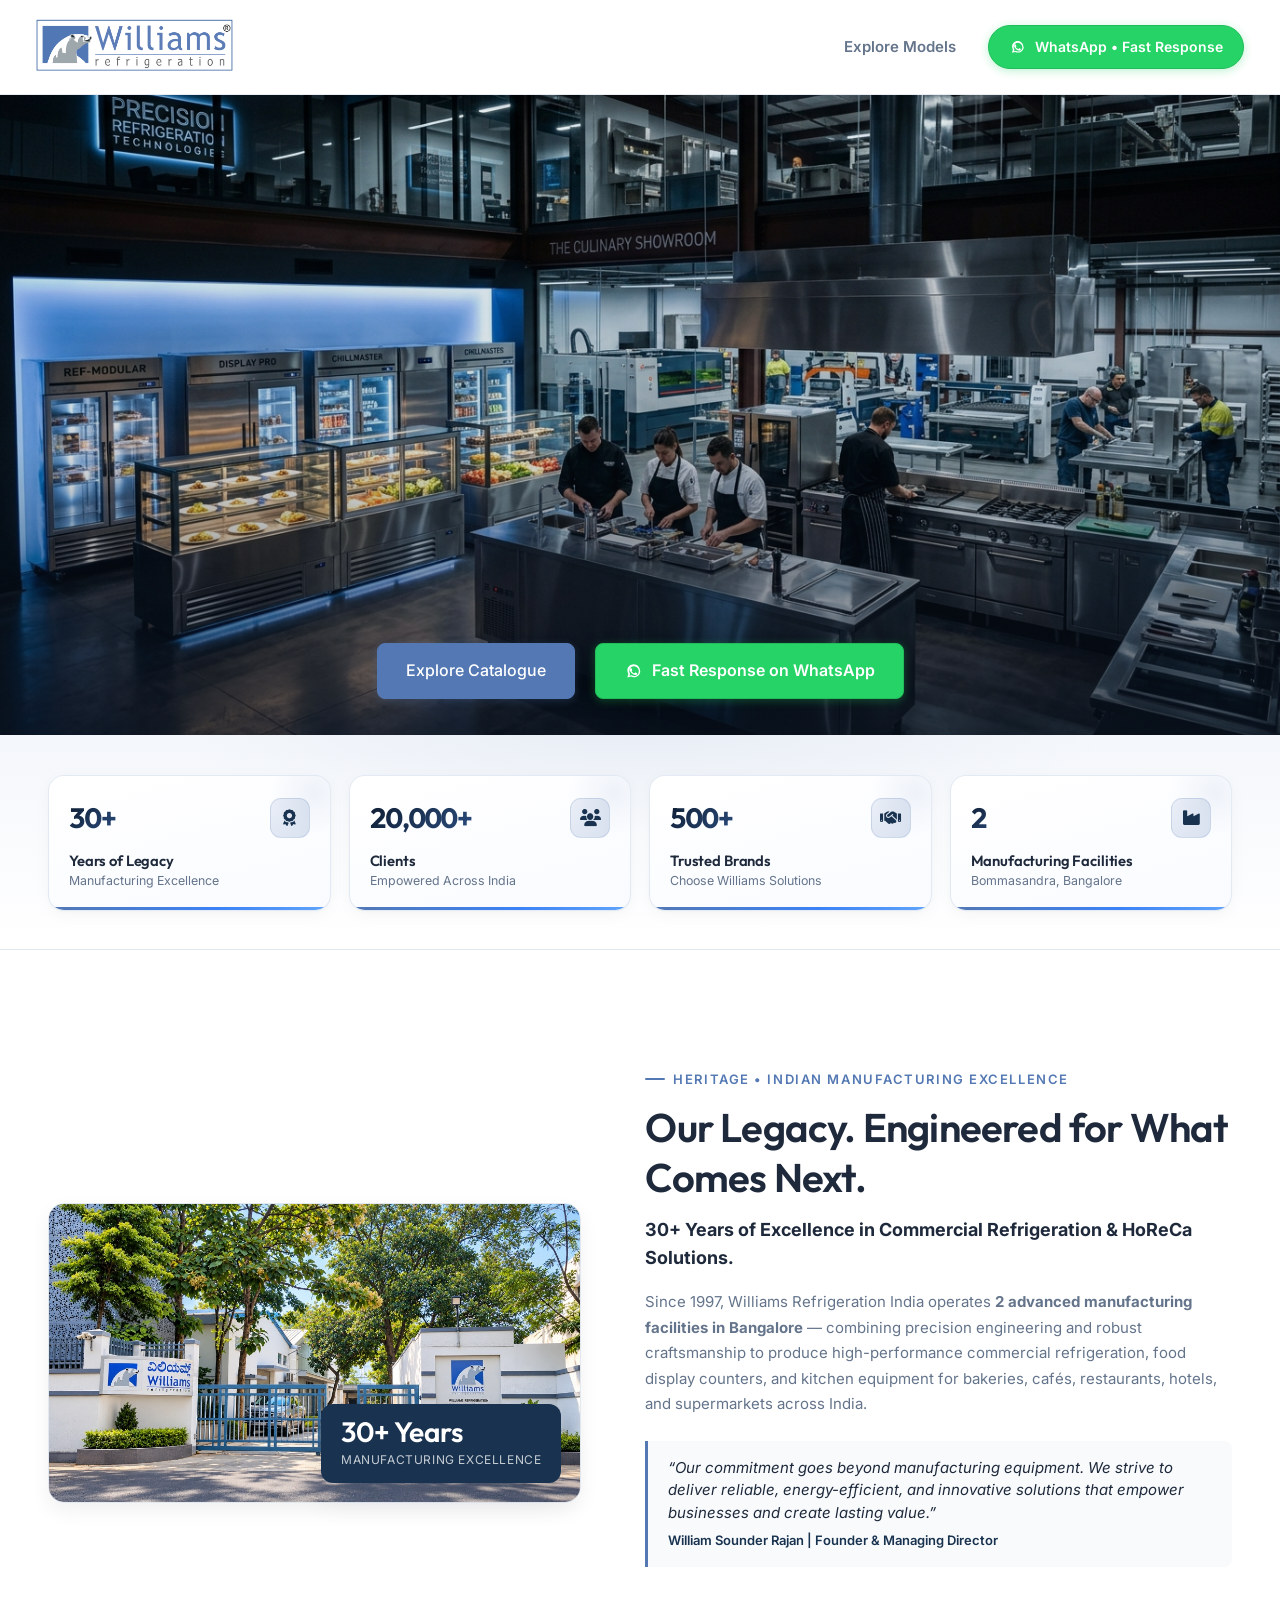
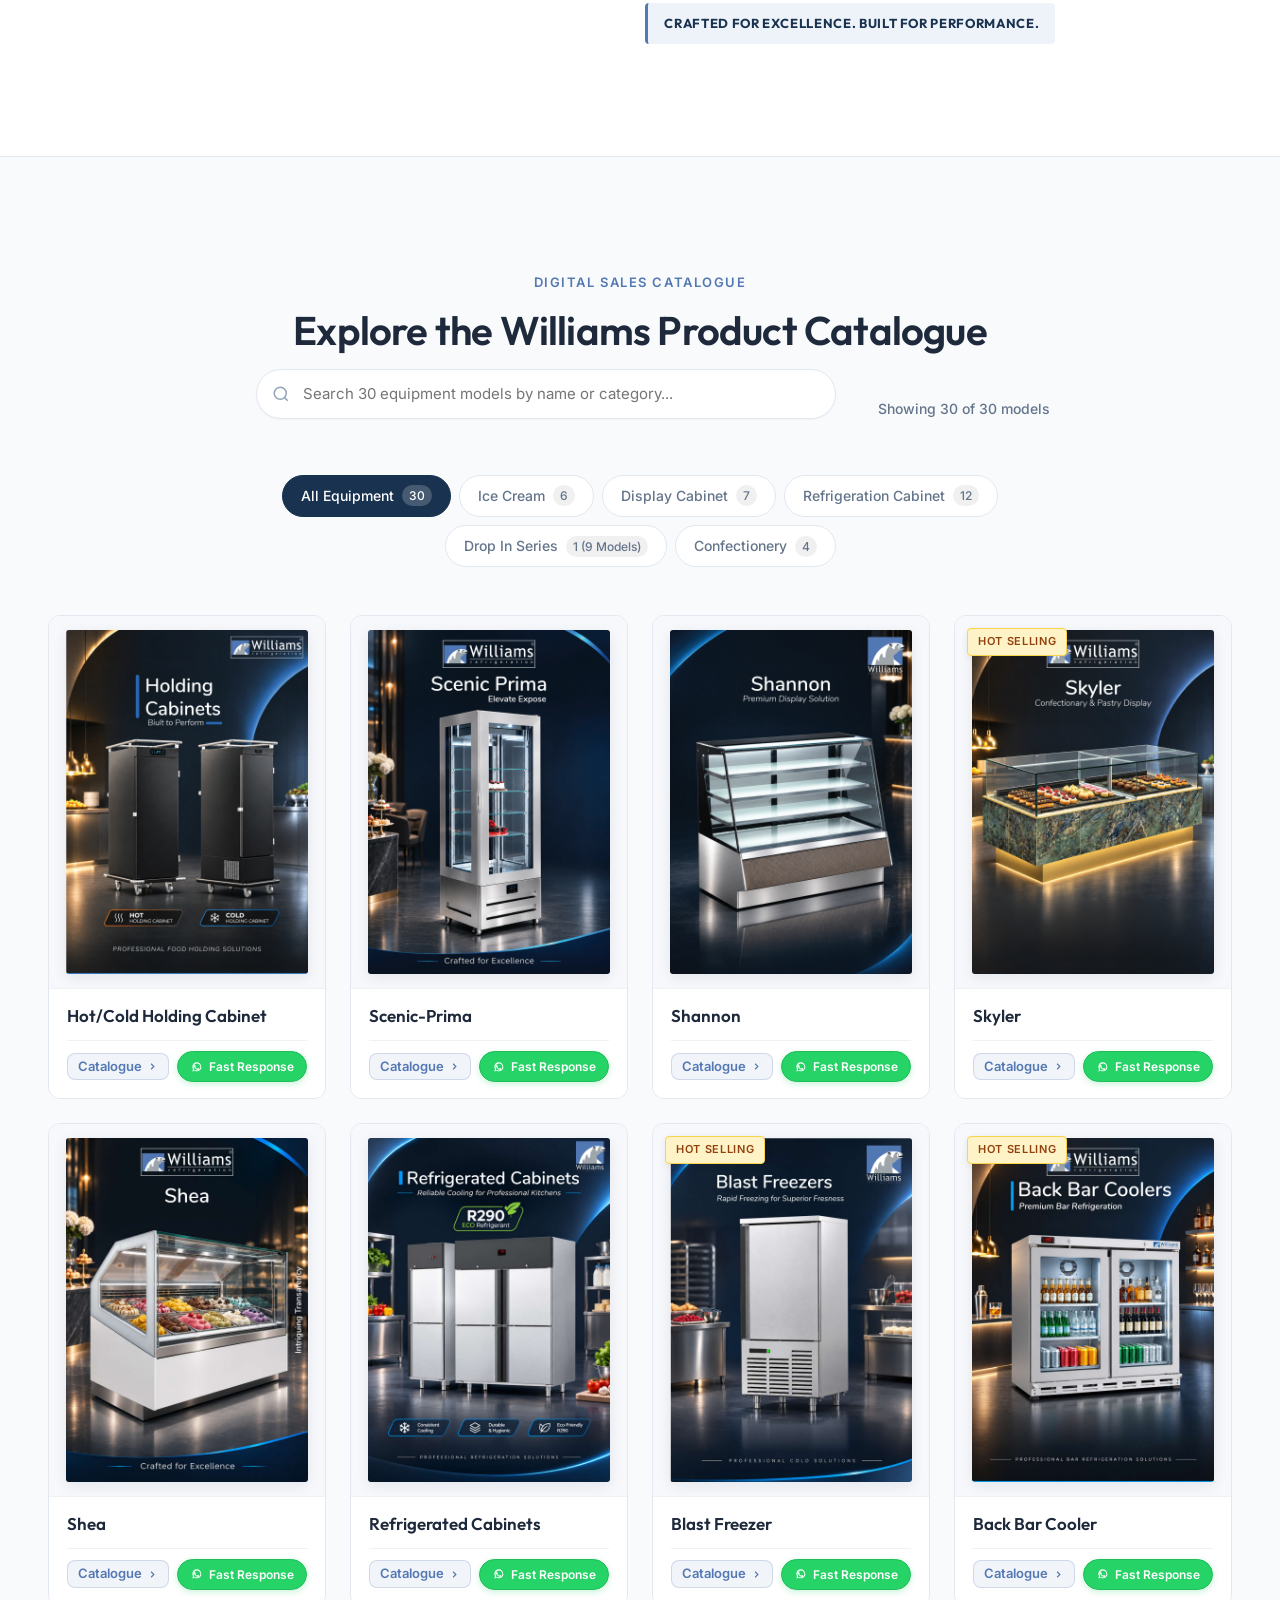
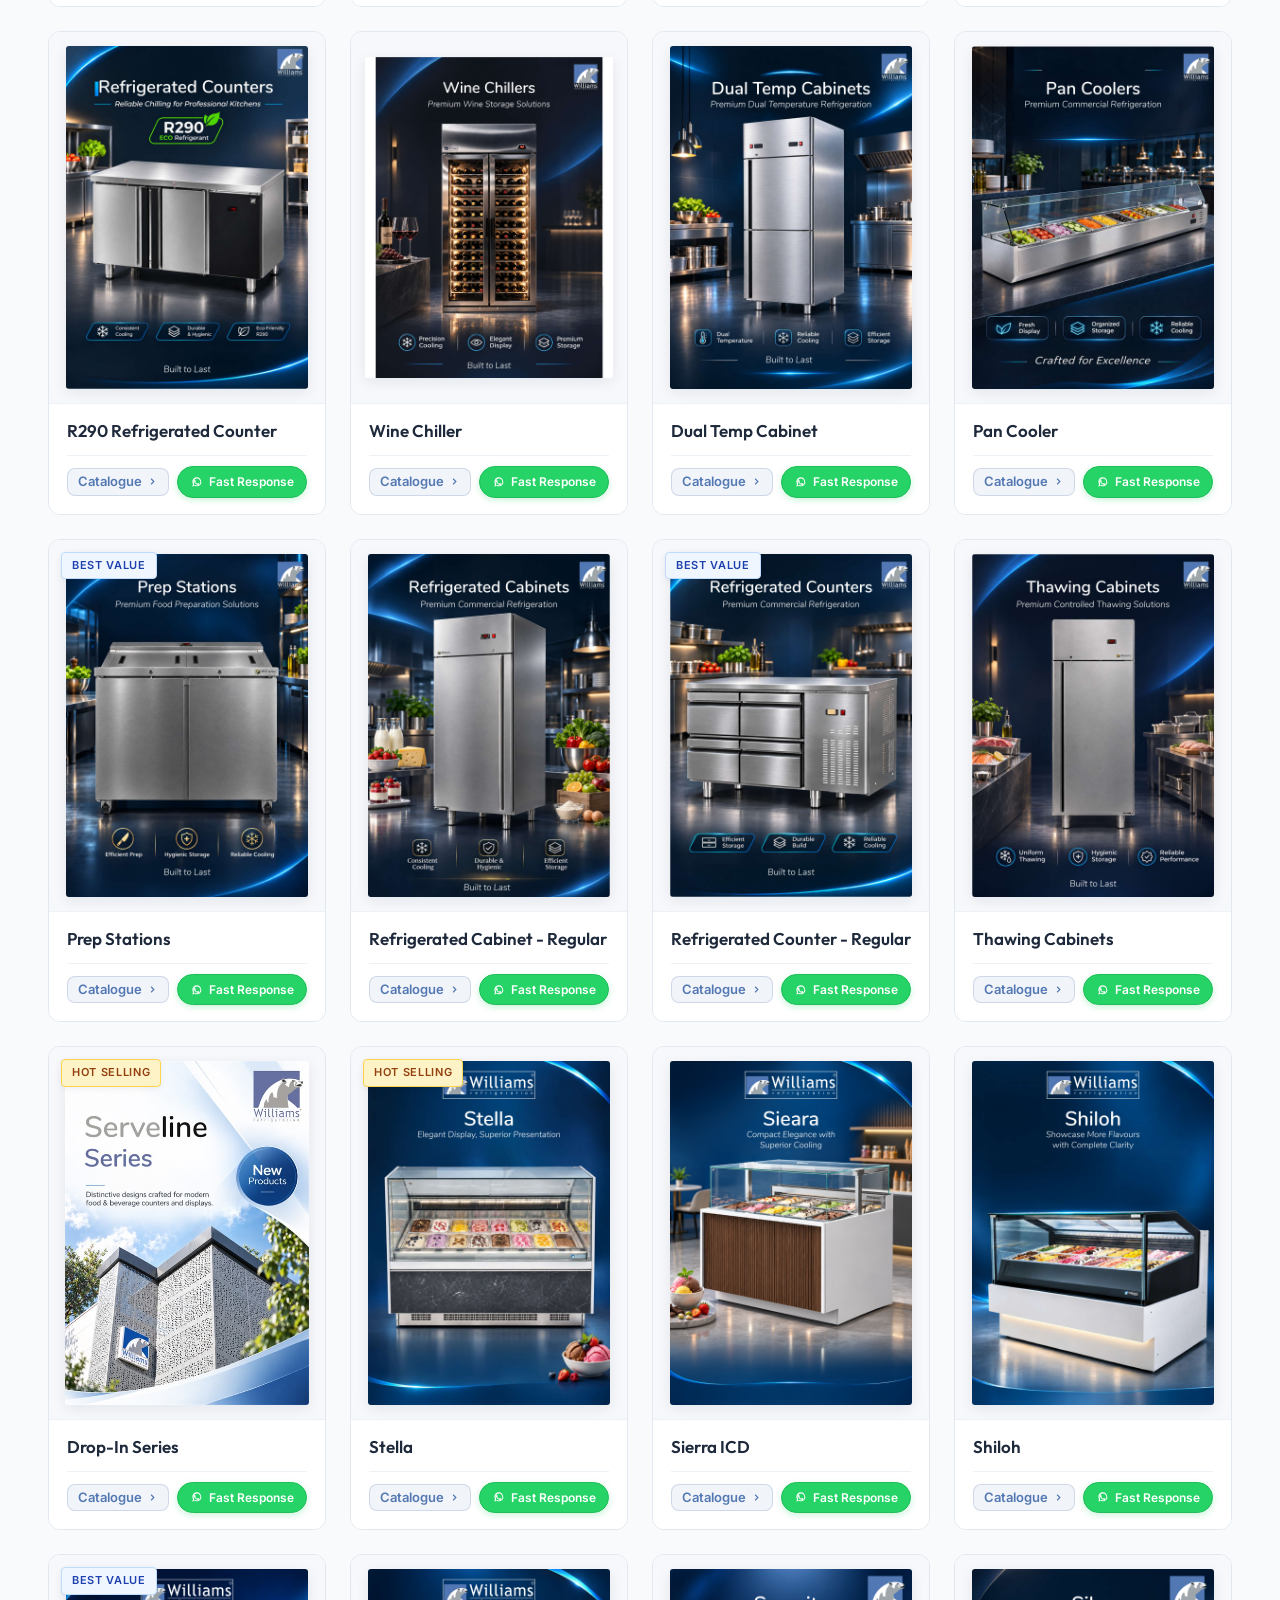
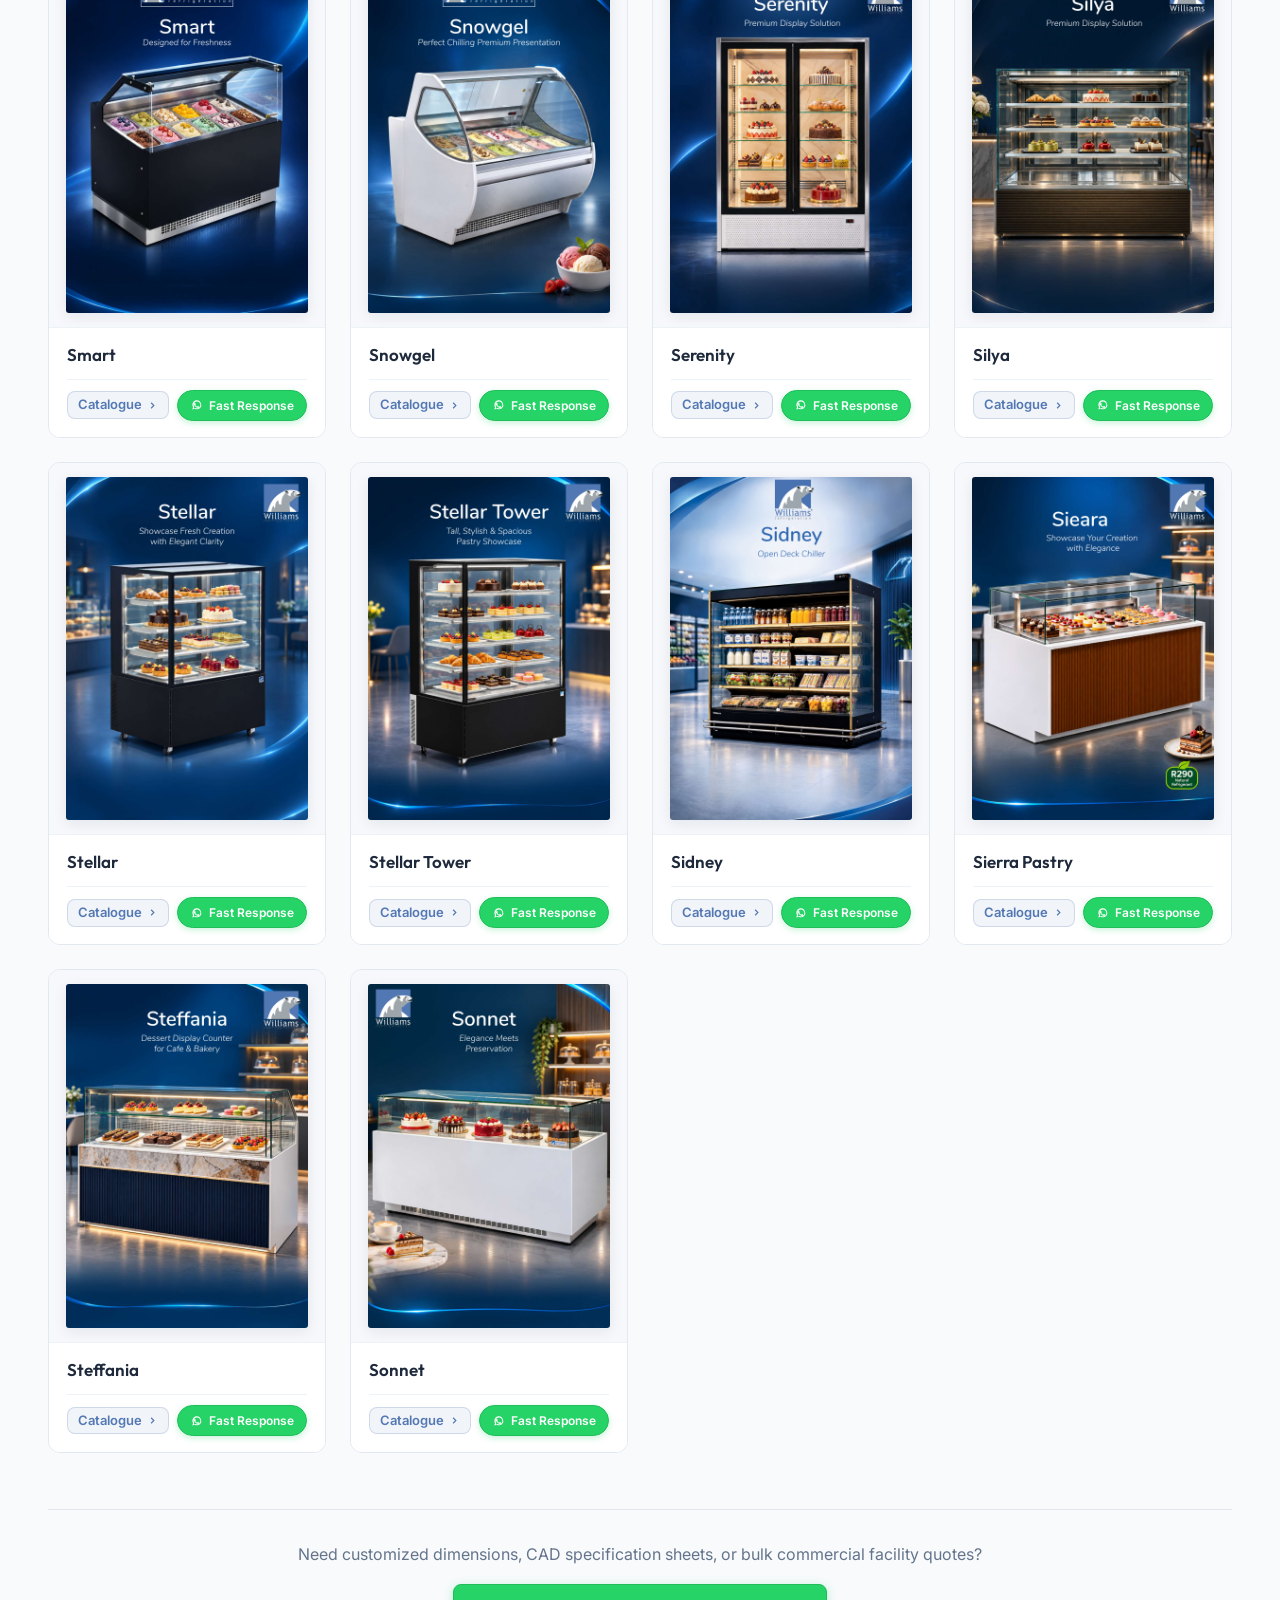
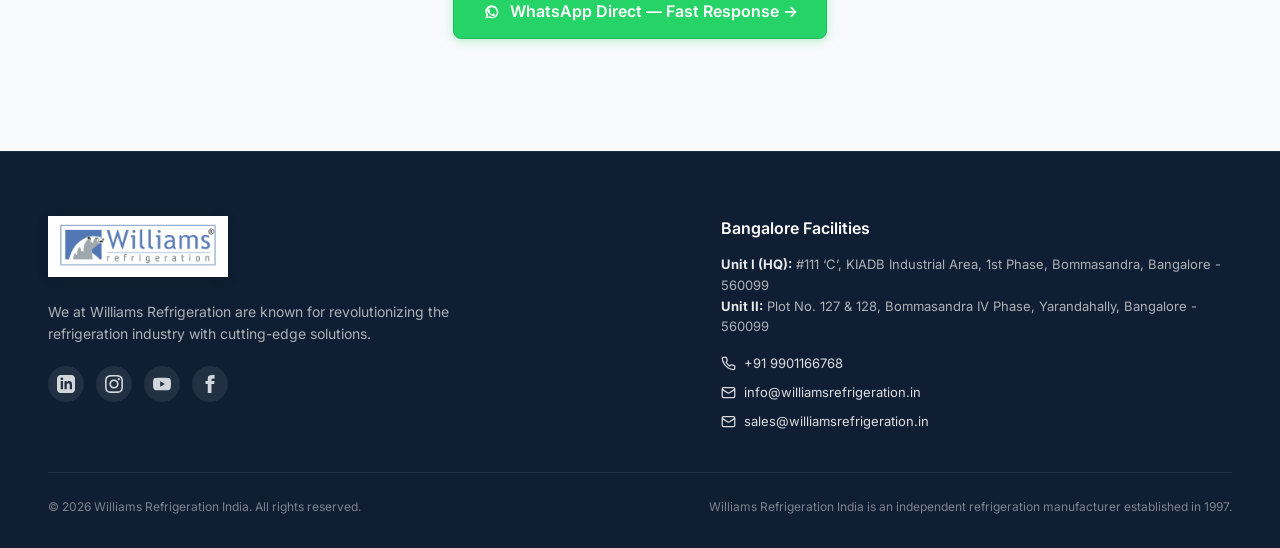
<file: index.html>
<!DOCTYPE html>
<html lang="en">

<head>
  <meta charset="UTF-8">
  <meta name="viewport" content="width=device-width, initial-scale=1.0, viewport-fit=cover">
  <meta http-equiv="X-UA-Compatible" content="IE=edge">

  <!-- Primary SEO Meta Tags -->
  <title>Williams Refrigeration India | Commercial Refrigeration Product Catalogue</title>
  <meta name="description"
    content="Explore Williams Refrigeration India digital catalogue. 27 professional models across Ice Cream, Display Cabinet, Refrigeration Cabinet, Drop In Series, and Confectionery.">
  <meta name="keywords"
    content="commercial refrigeration India, ice cream, display cabinets, refrigeration cabinet, drop in series, confectionery, Williams Refrigeration Bangalore">
  <meta name="author" content="Williams Refrigeration India">
  <meta name="robots" content="index, follow">
  <link rel="canonical" href="https://www.williamsrefrigeration.co.in/catalogue">

  <!-- Open Graph / Facebook -->
  <meta property="og:type" content="website">
  <meta property="og:url" content="https://www.williamsrefrigeration.co.in/catalogue">
  <meta property="og:title" content="Williams Refrigeration India | Commercial Refrigeration Product Catalogue">
  <meta property="og:description"
    content="Precision refrigeration cabinets, ice cream cabinets, display cabinets, drop in series, and confectionery showcases engineered for demanding foodservice operations.">
  <meta property="og:image" content="assets/images/hero-bg.jpg">

  <!-- Twitter / X -->
  <meta name="twitter:card" content="summary_large_image">
  <meta name="twitter:title" content="Williams Refrigeration India | Commercial Refrigeration Product Catalogue">
  <meta name="twitter:description"
    content="Commercial Refrigeration. Built for Performance. Explore Williams India equipment catalogue.">
  <meta name="twitter:image" content="assets/images/hero-bg.jpg">

  <!-- Preconnect & Resource Optimization -->
  <link rel="preconnect" href="https://www.youtube.com">
  <link rel="dns-prefetch" href="https://www.youtube.com">
  <link rel="preconnect" href="https://www.google.com">
  <link rel="preconnect" href="https://drive.google.com" crossorigin>
  <link rel="dns-prefetch" href="https://drive.google.com">
  <link rel="preconnect" href="https://fonts.googleapis.com">
  <link rel="preconnect" href="https://fonts.gstatic.com" crossorigin>
  <link rel="preload" as="image" href="assets/images/hero-bg.jpg" fetchpriority="high">
  <link
    href="https://fonts.googleapis.com/css2?family=Inter:wght@300;400;500;600&family=Outfit:wght@400;500;600&display=swap"
    rel="stylesheet">
  <script src="https://www.youtube.com/iframe_api" async></script>

  <!-- Favicon & Theme Color -->
  <link rel="icon" type="image/png" href="assets/logos/williams-logo.png">
  <meta name="theme-color" content="#0F1E33">

  <!-- Core Stylesheets & Icons -->
  <link rel="stylesheet" href="https://cdnjs.cloudflare.com/ajax/libs/font-awesome/6.5.2/css/all.min.css"
    integrity="sha512-SnH5WK+bZxgPHs44uWIX+LLJAJ9/2PkPKZ5QiAj6Ta86w+fsb2TkcmfRyVX3pBnMFcV7oQPJkl9QevSCWr3W6A=="
    crossorigin="anonymous" referrerpolicy="no-referrer">
  <link rel="stylesheet" href="css/tokens.css?v=7.0">
  <link rel="stylesheet" href="css/styles.css?v=7.7">



  <!-- Schema.org JSON-LD Structured Data -->
  <script type="application/ld+json">
  {
    "@context": "https://schema.org",
    "@graph": [
      {
        "@type": "Organization",
        "@id": "https://www.williamsrefrigeration.co.in/#organization",
        "name": "Williams Refrigeration India",
        "url": "https://www.williamsrefrigeration.co.in/",
        "logo": "https://www.williamsrefrigeration.co.in/assets/logos/williams-logo.png",
        "foundingDate": "1997",
        "contactPoint": [
          {
            "@type": "ContactPoint",
            "telephone": "+91-9901166768",
            "contactType": "customer support",
            "email": "info@williamsrefrigeration.in",
            "areaServed": "IN"
          },
          {
            "@type": "ContactPoint",
            "telephone": "+91-9901166768",
            "contactType": "sales",
            "email": "sales@williamsrefrigeration.in",
            "areaServed": "IN"
          }
        ],
        "address": {
          "@type": "PostalAddress",
          "streetAddress": "#111 'C', KIADB Industrial Area, 1st Phase, Bommasandra, Hosur Main Road",
          "addressLocality": "Bangalore",
          "postalCode": "560099",
          "addressCountry": "IN"
        }
      },
      {
        "@type": "WebSite",
        "@id": "https://www.williamsrefrigeration.co.in/#website",
        "url": "https://www.williamsrefrigeration.co.in/",
        "name": "Williams Refrigeration India"
      }
    ]
  }
  </script>
</head>

<body>
  <!-- Accessible Skip Link -->
  <a href="#catalogue-section" class="skip-link">Skip to Product Catalogue</a>

  <!-- =====================================================================
       Top Navigation Bar (Solid White Background with Williams Logo PNG)
       ===================================================================== -->
  <header class="top-nav-bar" id="siteHeader">
    <div class="nav-container">
      <a href="#" class="nav-brand-link" aria-label="Williams Refrigeration India">
        <img src="assets/logos/williams-logo.png" alt="Williams Refrigeration Logo" class="nav-brand-logo" width="260"
          height="62">
      </a>
      <div class="nav-quick-actions">
        <a href="#catalogue-section" class="nav-action-link">Explore Models</a>
        <a href="#reviews-section" class="nav-action-link" style="display:none;">Customer Videos</a>
        <a href="https://wa.me/919901166768?text=Hello%20Williams%20Refrigeration,%20I%20would%20like%20to%20request%20catalogue%20pricing%20and%20product%20details."
          target="_blank" rel="noopener noreferrer" class="btn btn-whatsapp nav-whatsapp-btn" id="navWhatsappBtn"
          aria-label="Direct WhatsApp Message for Fast Response">
          <svg width="18" height="18" viewBox="0 0 24 24" fill="currentColor" aria-hidden="true">
            <path
              d="M12.031 6.172c-3.181 0-5.767 2.586-5.768 5.766-.001 1.298.38 2.27 1.019 3.287l-.711 2.598 2.664-.698c.983.54 1.811.83 2.796.83 3.18 0 5.767-2.587 5.767-5.766.001-3.187-2.575-5.817-5.767-6.017zm7.533 5.766c0 4.14-3.374 7.514-7.533 7.514-1.309 0-2.548-.344-3.626-.951l-4.405 1.155 1.176-4.291c-.705-1.139-1.107-2.483-1.107-3.927 0-4.14 3.374-7.514 7.533-7.514 4.16 0 7.533 3.374 7.533 7.514zm-4.209 2.553c-.22-.11-1.301-.642-1.503-.715-.202-.073-.349-.11-.496.11-.147.221-.57 0.716-.698.863-.129.147-.257.165-.477.055-.22-.11-.931-.343-1.774-1.095-.655-.584-1.098-1.306-1.226-1.526-.129-.221-.014-.34.096-.45.099-.099.22-.257.33-.385.11-.129.147-.221.221-.368.073-.147.037-.275-.018-.385-.055-.11-.496-1.194-.679-1.636-.179-.43-.36-.372-.496-.379-.129-.007-.275-.009-.422-.009-.147 0-.385.055-.587.275-.202.221-.771.753-.771 1.837 0 1.084.789 2.13 0.899 2.277.11.147 1.552 2.37 3.76 3.321.525.227.935.362 1.255.464.528.168 1.008.144 1.388.088.423-.063 1.301-.532 1.485-1.047.183-.514.183-.955.128-1.047-.054-.092-.201-.147-.421-.257z" />
          </svg>
          <span>WhatsApp &bull; Fast Response</span>
        </a>
      </div>
    </div>
  </header>

  <main id="mainContent">
    <!-- =====================================================================
         1. Hero Video Banner (Full Width, Transparent Overlay & Bottom Buttons)
         ===================================================================== -->
    <section class="hero-section" id="hero-section" aria-label="Williams Commercial Refrigeration Video Banner">
      <div class="hero-video-container">
        <div class="hero-media-wrapper">
          <img src="assets/images/hero-bg.jpg" alt="Williams Refrigeration manufacturing facility"
            class="hero-poster-img" width="1536" height="768">
          <iframe id="heroYoutubeIframe" class="hero-youtube-iframe"
            src="https://www.youtube.com/embed/c3NKLsHQUqs?autoplay=1&mute=1&controls=0&showinfo=0&rel=0&modestbranding=1&playsinline=1&iv_load_policy=3&disablekb=1&fs=0&enablejsapi=1&loop=1&playlist=c3NKLsHQUqs"
            title="Williams Refrigeration India Commercial Showcase" frameborder="0"
            allow="accelerometer; autoplay; clipboard-write; encrypted-media; gyroscope; picture-in-picture; web-share"
            allowfullscreen>
          </iframe>
          <div class="hero-touch-shield" aria-hidden="true"></div>
        </div>
        <div class="hero-overlay-transparent"></div>

        <!-- Buttons placed below video banner on mobile / overlay on desktop -->
        <div class="hero-bottom-actions">
          <a href="#catalogue-section" class="btn btn-primary btn-lg" id="heroExploreCta">Explore Catalogue</a>
          <a href="#reviews-section" class="btn btn-outline-white btn-lg" id="heroReviewsCta" style="display:none;">
            <span class="hero-reviews-full">Watch Customer Stories &darr;</span>
            <span class="hero-reviews-mobile">Watch Stories &darr;</span>
          </a>
          <a href="https://wa.me/919901166768?text=Hello%20Williams%20Refrigeration,%20I%20would%20like%20to%20request%20catalogue%20pricing%20and%20product%20details."
            target="_blank" rel="noopener noreferrer" class="btn btn-whatsapp btn-lg hero-whatsapp-btn"
            id="heroWhatsappCta" aria-label="Direct WhatsApp Message for Fast Response">
            <svg width="20" height="20" viewBox="0 0 24 24" fill="currentColor" aria-hidden="true">
              <path
                d="M12.031 6.172c-3.181 0-5.767 2.586-5.768 5.766-.001 1.298.38 2.27 1.019 3.287l-.711 2.598 2.664-.698c.983.54 1.811.83 2.796.83 3.18 0 5.767-2.587 5.767-5.766.001-3.187-2.575-5.817-5.767-6.017zm7.533 5.766c0 4.14-3.374 7.514-7.533 7.514-1.309 0-2.548-.344-3.626-.951l-4.405 1.155 1.176-4.291c-.705-1.139-1.107-2.483-1.107-3.927 0-4.14 3.374-7.514 7.533-7.514 4.16 0 7.533 3.374 7.533 7.514zm-4.209 2.553c-.22-.11-1.301-.642-1.503-.715-.202-.073-.349-.11-.496.11-.147.221-.57 0.716-.698.863-.129.147-.257.165-.477.055-.22-.11-.931-.343-1.774-1.095-.655-.584-1.098-1.306-1.226-1.526-.129-.221-.014-.34.096-.45.099-.099.22-.257.33-.385.11-.129.147-.221.221-.368.073-.147.037-.275-.018-.385-.055-.11-.496-1.194-.679-1.636-.179-.43-.36-.372-.496-.379-.129-.007-.275-.009-.422-.009-.147 0-.385.055-.587.275-.202.221-.771.753-.771 1.837 0 1.084.789 2.13 0.899 2.277.11.147 1.552 2.37 3.76 3.321.525.227.935.362 1.255.464.528.168 1.008.144 1.388.088.423-.063 1.301-.532 1.485-1.047.183-.514.183-.955.128-1.047-.054-.092-.201-.147-.421-.257z" />
            </svg>
            <span>Fast Response on WhatsApp</span>
          </a>
        </div>
      </div>
    </section>

    <!-- =====================================================================
         2. Williams Company Score Strip ("Our Legacy in Numbers")
         ===================================================================== -->
    <section class="scores-section" id="scores-section" aria-label="Our Legacy in Numbers">
      <div class="container">
        <div class="scores-grid">
          <div class="score-card" style="--card-index: 0;">
            <div class="score-card-top">
              <div class="score-value">
                <span class="score-number" data-target="30" data-suffix="+" data-format="standard">30+</span>
              </div>
              <div class="score-icon-box" aria-hidden="true">
                <i class="fa-solid fa-award"></i>
              </div>
            </div>
            <div class="score-meta">
              <div class="score-unit">Years of Legacy</div>
              <div class="score-label">Manufacturing Excellence</div>
            </div>
            <div class="score-progress" aria-hidden="true">
              <span class="score-progress-bar"></span>
            </div>
          </div>

          <div class="score-card" style="--card-index: 1;">
            <div class="score-card-top">
              <div class="score-value">
                <span class="score-number" data-target="20000" data-suffix="+" data-format="comma">20,000+</span>
              </div>
              <div class="score-icon-box" aria-hidden="true">
                <i class="fa-solid fa-users"></i>
              </div>
            </div>
            <div class="score-meta">
              <div class="score-unit">Clients</div>
              <div class="score-label">Empowered Across India</div>
            </div>
            <div class="score-progress" aria-hidden="true">
              <span class="score-progress-bar"></span>
            </div>
          </div>

          <!-- <div class="score-card" style="--card-index: 2;">
            <div class="score-card-top">
              <div class="score-value">
                <span class="score-number" data-target="250000" data-suffix="+" data-format="indian">2,50,000+</span>
              </div>
              <div class="score-icon-box" aria-hidden="true">
                <i class="fa-solid fa-gears"></i>
        </div>
      </div>
            <div class="score-meta">
              <div class="score-unit">Machines</div>
              <div class="score-label">Manufactured with Precision</div>
            </div>
              <div class="score-progress" aria-hidden="true">
                <span class="score-progress-bar"></span>
              </div>
        </div> -->

          <div class="score-card" style="--card-index: 2;">
            <div class="score-card-top">
              <div class="score-value">
                <span class="score-number" data-target="500" data-suffix="+" data-format="standard">500+</span>
              </div>
              <div class="score-icon-box" aria-hidden="true">
                <i class="fa-solid fa-handshake"></i>
              </div>
            </div>
            <div class="score-meta">
              <div class="score-unit">Trusted Brands</div>
              <div class="score-label">Choose Williams Solutions</div>
            </div>
            <div class="score-progress" aria-hidden="true">
              <span class="score-progress-bar"></span>
            </div>
          </div>

          <div class="score-card score-card-facility" style="--card-index: 3;">
            <div class="score-card-top">
              <div class="score-value">
                <span class="score-number" data-target="2" data-suffix="" data-format="standard">2</span>
              </div>
              <div class="score-icon-box" aria-hidden="true">
                <i class="fa-solid fa-industry"></i>
              </div>
            </div>
            <div class="score-meta">
              <div class="score-unit">Manufacturing Facilities</div>
              <div class="score-label">Bommasandra, Bangalore</div>
            </div>
            <div class="score-facility-badge" aria-hidden="true">
              <span class="score-facility-dot"></span>
              <span>Bangalore HQ</span>
            </div>
            <div class="score-progress" aria-hidden="true">
              <span class="score-progress-bar"></span>
            </div>
          </div>
        </div>
      </div>
    </section>

    <!-- =====================================================================
         3. Our Legacy Section (Heritage • Indian Manufacturing Excellence)
         ===================================================================== -->
    <section class="legacy-section" id="legacy-section" aria-labelledby="legacyHeading">
      <div class="container">
        <div class="legacy-grid">
          <div class="legacy-media-wrap">
            <div class="legacy-img-frame">
              <img src="assets/images/legacy-factory.jpg?v=3.8"
                alt="Williams Refrigeration manufacturing facility in Bangalore" class="legacy-img" width="800"
                height="600" loading="lazy">
            </div>
            <div class="legacy-badge-float">
              <div class="legacy-badge-year">30+ Years</div>
              <div class="legacy-badge-label">Manufacturing Excellence</div>
            </div>
          </div>

          <div class="legacy-copy">
            <span class="section-eyebrow">Heritage &bull; Indian Manufacturing Excellence</span>
            <h2 class="section-title" id="legacyHeading">Our Legacy. Engineered for What Comes Next.</h2>
            <p class="legacy-lead">
              <strong>30+ Years of Excellence in Commercial Refrigeration &amp; HoReCa Solutions.</strong>
            </p>
            <p class="legacy-body">
              Since 1997, Williams Refrigeration India operates <strong>2 advanced manufacturing facilities in
                Bangalore</strong> &mdash; combining precision engineering and robust craftsmanship to produce
              high-performance commercial refrigeration, food display counters, and kitchen equipment for bakeries,
              cafés, restaurants, hotels, and supermarkets across India.
            </p>

            <div class="legacy-quote-card">
              <p>&ldquo;Our commitment goes beyond manufacturing equipment. We strive to deliver reliable,
                energy-efficient, and innovative solutions that empower businesses and create lasting value.&rdquo;</p>
              <div class="legacy-quote-author">William Sounder Rajan | Founder & Managing Director</div>
            </div>

            <div class="legacy-motto-banner">
              Crafted for Excellence. Built for Performance.
            </div>
          </div>
        </div>
      </div>
    </section>

    <!-- =====================================================================
         4. Product Catalogue Section (3 Categories, Minimal Artwork Cards)
         ===================================================================== -->
    <section class="catalogue-section" id="catalogue-section" aria-labelledby="catalogueHeading">
      <div class="container">
        <div class="catalogue-header">
          <span class="section-eyebrow">Digital Sales Catalogue</span>
          <h2 class="section-title" id="catalogueHeading">Explore the Williams Product Catalogue</h2>

          <!-- Search Input & Live Results Summary -->
          <div class="catalogue-search-bar-row">
            <div class="catalogue-search-wrap">
              <svg class="catalogue-search-icon" width="18" height="18" viewBox="0 0 24 24" fill="none"
                stroke="currentColor" stroke-width="2">
                <circle cx="11" cy="11" r="8" />
                <line x1="21" y1="21" x2="16.65" y2="16.65" />
              </svg>
              <input type="text" id="catalogueSearchInput" class="catalogue-search-input"
                placeholder="Search 30 equipment models by name or category..." aria-label="Search equipment catalogue">
              <button type="button" class="catalogue-search-clear" id="catalogueSearchClearBtn"
                aria-label="Clear search" style="display:none;">&times;</button>
            </div>
            <div class="catalogue-results-count" id="catalogueResultsCount">Showing 30 of 30 models</div>
          </div>

          <!-- Category Filter Tabs -->
          <div class="category-tabs" role="tablist" aria-label="Product Categories">
            <button type="button" class="tab-btn active" data-category="all" role="tab" aria-selected="true"
              id="tab-all">
              All Equipment <span class="tab-badge" id="tabCountAll">30</span>
            </button>
            <button type="button" class="tab-btn" data-category="ice-cream" role="tab" aria-selected="false"
              id="tab-ice-cream">
              Ice Cream <span class="tab-badge">6</span>
            </button>
            <button type="button" class="tab-btn" data-category="display-cabinets" role="tab" aria-selected="false"
              id="tab-display-cabinets">
              Display Cabinet <span class="tab-badge">7</span>
            </button>
            <button type="button" class="tab-btn" data-category="refrigeration-cabinat" role="tab" aria-selected="false"
              id="tab-refrigeration-cabinat">
              Refrigeration Cabinet <span class="tab-badge">12</span>
            </button>
            <button type="button" class="tab-btn" data-category="drop-in-series" role="tab" aria-selected="false"
              id="tab-drop-in-series">
              Drop In Series <span class="tab-badge">1 (9 Models)</span>
            </button>
            <button type="button" class="tab-btn" data-category="confectionery" role="tab" aria-selected="false"
              id="tab-confectionery">
              Confectionery <span class="tab-badge">4</span>
            </button>
          </div>
        </div>

        <!-- Dynamic Product Grid Container -->
        <div class="products-grid" id="productGridContainer" role="region" aria-live="polite">
          <!-- Injected via JavaScript from window.WILLIAMS_PRODUCTS -->
        </div>

        <!-- Catalogue Footer CTA -->
        <div class="catalogue-cta-wrap">
          <p style="color:var(--text-muted); font-size:1rem; margin-bottom:16px;">
            Need customized dimensions, CAD specification sheets, or bulk commercial facility quotes?
          </p>
          <a href="https://wa.me/919901166768?text=Hello%20Williams%20Refrigeration,%20I%20would%20like%20to%20request%20catalogue%20pricing%20and%20project%20specifications."
            target="_blank" rel="noopener noreferrer" class="btn btn-whatsapp btn-lg whatsapp-trigger"
            id="catalogueBottomQuoteBtn" aria-label="Direct WhatsApp Message for Fast Response">
            <svg width="20" height="20" viewBox="0 0 24 24" fill="currentColor" aria-hidden="true">
              <path
                d="M12.031 6.172c-3.181 0-5.767 2.586-5.768 5.766-.001 1.298.38 2.27 1.019 3.287l-.711 2.598 2.664-.698c.983.54 1.811.83 2.796.83 3.18 0 5.767-2.587 5.767-5.766.001-3.187-2.575-5.817-5.767-6.017zm7.533 5.766c0 4.14-3.374 7.514-7.533 7.514-1.309 0-2.548-.344-3.626-.951l-4.405 1.155 1.176-4.291c-.705-1.139-1.107-2.483-1.107-3.927 0-4.14 3.374-7.514 7.533-7.514 4.16 0 7.533 3.374 7.533 7.514zm-4.209 2.553c-.22-.11-1.301-.642-1.503-.715-.202-.073-.349-.11-.496.11-.147.221-.57 0.716-.698.863-.129.147-.257.165-.477.055-.22-.11-.931-.343-1.774-1.095-.655-.584-1.098-1.306-1.226-1.526-.129-.221-.014-.34.096-.45.099-.099.22-.257.33-.385.11-.129.147-.221.221-.368.073-.147.037-.275-.018-.385-.055-.11-.496-1.194-.679-1.636-.179-.43-.36-.372-.496-.379-.129-.007-.275-.009-.422-.009-.147 0-.385.055-.587.275-.202.221-.771.753-.771 1.837 0 1.084.789 2.13 0.899 2.277.11.147 1.552 2.37 3.76 3.321.525.227.935.362 1.255.464.528.168 1.008.144 1.388.088.423-.063 1.301-.532 1.485-1.047.183-.514.183-.955.128-1.047-.054-.092-.201-.147-.421-.257z" />
            </svg>
            <span>WhatsApp Direct &mdash; Fast Response &rarr;</span>
          </a>
        </div>
      </div>
    </section>

    <!-- =====================================================================
         5. Customer Experience Reels (What Our Customers Say — 9:16 Rotating Showcase)
         ===================================================================== -->
    <section class="reels-showcase-section" id="reviews-section" aria-labelledby="reelsHeading" style="display:none;">
      <div class="container">
        <div class="reels-header-wrap">
          <div class="reels-title-box">
            <span class="section-eyebrow">Real Customer Experiences</span>
            <h2 class="section-title" id="reelsHeading">What Our Customers Say</h2>
            <p class="section-subtitle">
              Watch real customer feedback and installation experiences from Williams refrigeration users.
            </p>
          </div>

          <!-- Common Global Audio Control -->
          <div class="reels-global-audio-wrap">
            <button type="button" class="reels-audio-toggle-btn" id="reelsGlobalAudioToggle"
              aria-label="Toggle testimonials audio">
              <span class="reels-audio-icon" id="reelsAudioIcon">
                <svg width="18" height="18" viewBox="0 0 24 24" fill="none" stroke="currentColor" stroke-width="2">
                  <path d="M11 5L6 9H2v6h4l5 4V5z" />
                  <line x1="23" y1="9" x2="17" y2="15" />
                  <line x1="17" y1="9" x2="23" y2="15" />
                </svg>
              </span>
              <span id="reelsAudioLabel">Enable Sound</span>
            </button>
          </div>
        </div>
      </div>

      <!-- Full-Width 9:16 Rotating Stage -->
      <div class="reels-stage-container" id="reelsStageContainer">
        <button type="button" class="reels-nav-btn reels-nav-prev" id="reelsNavPrev" aria-label="Previous reel">
          <svg width="22" height="22" viewBox="0 0 24 24" fill="none" stroke="currentColor" stroke-width="2.5">
            <polyline points="15 18 9 12 15 6" />
          </svg>
        </button>
        <button type="button" class="reels-nav-btn reels-nav-next" id="reelsNavNext" aria-label="Next reel">
          <svg width="22" height="22" viewBox="0 0 24 24" fill="none" stroke="currentColor" stroke-width="2.5">
            <polyline points="9 18 15 12 9 6" />
          </svg>
        </button>

        <div class="reels-track" id="reelsTrack">
          <!-- Reel 1: Sri Manikanta -->
          <div class="reel-slide active" data-index="0" data-slug="sri-manikanta" data-yt-id="Y5M39uJ1ThA"
            data-brand-name="Sri Manikanta">
            <div class="reel-portrait-frame">
              <div class="reel-progress-track" aria-hidden="true">
                <div class="reel-progress-bar"></div>
              </div>
              <div class="reel-media-stage" id="reelMediaStage-0">
                <img src="assets/images/reel-sri-manikanta.jpg" alt="Sri Manikanta Customer Reel"
                  class="reel-poster-img" width="315" height="560">
              </div>
              <div class="reel-overlay-scrim"></div>
              <div class="reel-meta-tag">
                <div class="reel-brand-card">
                  <div class="reel-brand-logo-frame">
                    <img src="assets/logos/sri%20manikanta.png" alt="Sri Manikanta Sweets &amp; Bakery Logo"
                      class="reel-brand-logo-img" width="36" height="36" loading="lazy">
                  </div>
                  <div class="reel-brand-details">
                    <span class="reel-brand-name">Sri Manikanta</span>
                    <span class="reel-brand-caption">Sweets &amp; Bakery Since 1996</span>
                  </div>
                </div>
              </div>
              <div class="reel-active-indicator" aria-hidden="true">
                <span class="reel-live-dot"></span> NOW PLAYING
              </div>
            </div>
          </div>

          <!-- Reel 2: Sri Krishna Sweets -->
          <div class="reel-slide" data-index="1" data-slug="sri-krishna" data-yt-id="DHzu3V56E2Q"
            data-brand-name="Sri Krishna Sweets">
            <div class="reel-portrait-frame">
              <div class="reel-progress-track" aria-hidden="true">
                <div class="reel-progress-bar"></div>
              </div>
              <div class="reel-media-stage" id="reelMediaStage-1">
                <img src="assets/images/reel-sri-krishna.jpg" alt="Sri Krishna Sweets Customer Reel"
                  class="reel-poster-img" width="315" height="560">
              </div>
              <div class="reel-overlay-scrim"></div>
              <div class="reel-meta-tag">
                <div class="reel-brand-card">
                  <div class="reel-brand-logo-frame">
                    <img src="assets/logos/sri%20krishna%20sweets.png" alt="Sri Krishna Sweets Logo"
                      class="reel-brand-logo-img" width="36" height="36" loading="lazy">
                  </div>
                  <div class="reel-brand-details">
                    <span class="reel-brand-name">Sri Krishna Sweets</span>
                    <span class="reel-brand-caption">Famous Sweets &amp; Savouries</span>
                  </div>
                </div>
              </div>
              <div class="reel-active-indicator" aria-hidden="true">
                <span class="reel-live-dot"></span> NOW PLAYING
              </div>
            </div>
          </div>

          <!-- Reel 3: RKG Ghee -->
          <div class="reel-slide" data-index="2" data-slug="rkg" data-yt-id="X_SWlH7RuCU" data-brand-name="RKG Ghee">
            <div class="reel-portrait-frame">
              <div class="reel-progress-track" aria-hidden="true">
                <div class="reel-progress-bar"></div>
              </div>
              <div class="reel-media-stage" id="reelMediaStage-2">
                <img src="assets/images/reel-rkg.jpg" alt="RKG Ghee Customer Reel" class="reel-poster-img" width="315"
                  height="560">
              </div>
              <div class="reel-overlay-scrim"></div>
              <div class="reel-meta-tag">
                <div class="reel-brand-card">
                  <div class="reel-brand-logo-frame">
                    <img src="assets/logos/rkg.png" alt="RKG Ghee Logo" class="reel-brand-logo-img" width="36"
                      height="36" loading="lazy">
                  </div>
                  <div class="reel-brand-details">
                    <span class="reel-brand-name">RKG Ghee</span>
                    <span class="reel-brand-caption">Heritage Dairy Since 1932</span>
                  </div>
                </div>
              </div>
              <div class="reel-active-indicator" aria-hidden="true">
                <span class="reel-live-dot"></span> NOW PLAYING
              </div>
            </div>
          </div>

          <!-- Reel 4: Moddy's Chocolates -->
          <div class="reel-slide" data-index="3" data-slug="moddys" data-yt-id="B0X7o3EWJrg"
            data-brand-name="Moddy's Chocolates">
            <div class="reel-portrait-frame">
              <div class="reel-progress-track" aria-hidden="true">
                <div class="reel-progress-bar"></div>
              </div>
              <div class="reel-media-stage" id="reelMediaStage-3">
                <img src="assets/images/reel-moddys.jpg" alt="Moddy's Chocolates Customer Reel" class="reel-poster-img"
                  width="315" height="560">
              </div>
              <div class="reel-overlay-scrim"></div>
              <div class="reel-meta-tag">
                <div class="reel-brand-card">
                  <div class="reel-brand-logo-frame">
                    <img src="assets/logos/moddys.png" alt="Moddy's Chocolates Logo" class="reel-brand-logo-img"
                      width="36" height="36" loading="lazy">
                  </div>
                  <div class="reel-brand-details">
                    <span class="reel-brand-name">Moddy&rsquo;s Chocolates</span>
                    <span class="reel-brand-caption">Finest Ooty Confectionery</span>
                  </div>
                </div>
              </div>
              <div class="reel-active-indicator" aria-hidden="true">
                <span class="reel-live-dot"></span> NOW PLAYING
              </div>
            </div>
          </div>

          <!-- Reel 5: Latte Global Cafe -->
          <div class="reel-slide" data-index="4" data-slug="lattes" data-yt-id="DZnc75wmy3o"
            data-brand-name="Latte Global Cafe">
            <div class="reel-portrait-frame">
              <div class="reel-progress-track" aria-hidden="true">
                <div class="reel-progress-bar"></div>
              </div>
              <div class="reel-media-stage" id="reelMediaStage-4">
                <img src="assets/images/reel-lattes.jpg" alt="Latte Global Cafe Customer Reel" class="reel-poster-img"
                  width="315" height="560">
              </div>
              <div class="reel-overlay-scrim"></div>
              <div class="reel-meta-tag">
                <div class="reel-brand-card">
                  <div class="reel-brand-logo-frame">
                    <img src="assets/logos/latte%20gobal%20cafe.png" alt="Latte Global Cafe Logo"
                      class="reel-brand-logo-img" width="36" height="36" loading="lazy">
                  </div>
                  <div class="reel-brand-details">
                    <span class="reel-brand-name">Latte Global Cafe</span>
                    <span class="reel-brand-caption">Commercial Client</span>
                  </div>
                </div>
              </div>
              <div class="reel-active-indicator" aria-hidden="true">
                <span class="reel-live-dot"></span> NOW PLAYING
              </div>
            </div>
          </div>
        </div>

        <!-- Pagination indicators -->
        <div class="reels-pagination-dots" id="reelsPaginationDots" aria-label="Select reel">
          <button type="button" class="reel-dot active" data-index="0" aria-label="Reel 1: Sri Manikanta"><span
              class="reel-dot-fill"></span></button>
          <button type="button" class="reel-dot" data-index="1" aria-label="Reel 2: Sri Krishna"><span
              class="reel-dot-fill"></span></button>
          <button type="button" class="reel-dot" data-index="2" aria-label="Reel 3: RKG"><span
              class="reel-dot-fill"></span></button>
          <button type="button" class="reel-dot" data-index="3" aria-label="Reel 4: Moddy's"><span
              class="reel-dot-fill"></span></button>
          <button type="button" class="reel-dot" data-index="4" aria-label="Reel 5: Lattés"><span
              class="reel-dot-fill"></span></button>
        </div>
      </div>
    </section>

    <!-- =====================================================================
         6. Written Client Reviews Section
         ===================================================================== -->
    <section class="text-reviews-section" aria-label="Verified Client Text Testimonials" style="display:none;">
      <div class="container">
        <div class="reviews-grid">
          <div class="review-card">
            <div class="review-stars" aria-label="5 out of 5 stars">&#9733;&#9733;&#9733;&#9733;&#9733;</div>
            <p class="review-quote-text">
              &ldquo;Williams Refrigeration has been instrumental in equipping our restaurants with reliable cooling and
              display systems that meet rigorous daily volume. Their after-sales support in South India is second to
              none.&rdquo;
            </p>
            <div class="review-author-wrap">
              <div class="review-author-name">Balakandra Raju</div>
              <div class="review-author-business">Managing Director &bull; Hari Bhavanam Restaurants</div>
            </div>
          </div>

          <div class="review-card">
            <div class="review-stars" aria-label="5 out of 5 stars">&#9733;&#9733;&#9733;&#9733;&#9733;</div>
            <p class="review-quote-text">
              &ldquo;The temperature consistency of the Williams R290 dual-temp cabinets allows us to maintain strict
              HACCP standards across our banqueting and restaurant kitchens without excessive power consumption.&rdquo;
            </p>
            <div class="review-author-wrap">
              <div class="review-author-name">Food &amp; Beverage Director</div>
              <div class="review-author-business">Park Hyatt Chennai (The Flying Elephant)</div>
            </div>
          </div>

          <div class="review-card">
            <div class="review-stars" aria-label="5 out of 5 stars">&#9733;&#9733;&#9733;&#9733;&#9733;</div>
            <p class="review-quote-text">
              &ldquo;The Italian styling of their Pozzetti and gelato showcases draws customers straight to our counter.
              More importantly, the glycol thermal stability keeps the gelato texture silky and consistent.&rdquo;
            </p>
            <div class="review-author-wrap">
              <div class="review-author-name">Artisan Gelato Founder</div>
              <div class="review-author-business">Specialty Gelateria Chain &bull; Bangalore &amp; Mumbai</div>
            </div>
          </div>
        </div>
      </div>
    </section>

    <!-- =====================================================================
         7. Genuine Google Reviews Section
         ===================================================================== -->
    <section class="google-reviews-section" aria-labelledby="googleReviewsHeading" style="display:none;">
      <div class="container">
        <div class="google-reviews-container">
          <div>
            <div class="google-badge-headline">
              <svg width="22" height="22" viewBox="0 0 24 24" aria-hidden="true">
                <path fill="#4285F4"
                  d="M22.56 12.25c0-.78-.07-1.53-.2-2.25H12v4.26h5.92c-.26 1.37-1.04 2.53-2.21 3.31v2.77h3.57c2.08-1.92 3.28-4.74 3.28-8.09z" />
                <path fill="#34A853"
                  d="M12 23c2.97 0 5.46-.98 7.28-2.66l-3.57-2.77c-.98.66-2.23 1.06-3.71 1.06-2.86 0-5.29-1.93-6.16-4.53H2.18v2.84C3.99 20.53 7.7 23 12 23z" />
                <path fill="#FBBC05"
                  d="M5.84 14.09c-.22-.66-.35-1.36-.35-2.09s.13-1.43.35-2.09V7.06H2.18C1.43 8.55 1 10.22 1 12s.43 3.45 1.18 4.94l2.85-2.22.81-.63z" />
                <path fill="#EA4335"
                  d="M12 5.38c1.62 0 3.06.56 4.21 1.64l3.15-3.15C17.45 2.09 14.97 1 12 1 7.7 1 3.99 3.47 2.18 7.06l3.66 2.84c.87-2.6 3.3-4.52 6.16-4.52z" />
              </svg>
              <span>Google Business Profile</span>
            </div>
            <h2 class="section-title" id="googleReviewsHeading" style="font-size:1.875rem; margin-bottom:10px;">Rated
              4.8 by Commercial Clients</h2>
            <p style="color:var(--text-muted); font-size:0.9375rem; margin-bottom:20px; max-width:540px;">
              Williams Refrigeration India is verified on Google Business Profile at our Bommasandra manufacturing
              headquarters in Bangalore.
            </p>

            <div class="google-rating-display">
              <span class="rating-number">4.8</span>
              <div class="rating-stars-cluster">
                <div class="stars" aria-label="Rated 4.8 out of 5 stars">
                  &#9733;&#9733;&#9733;&#9733;&#9733;
                </div>
                <span class="rating-count">Based on 190+ verified customer reviews</span>
              </div>
            </div>

            <div class="google-actions">
              <a href="https://maps.google.com/?q=Williams+Refrigeration+Bommasandra+Bangalore" target="_blank"
                rel="noopener noreferrer" class="btn btn-outline btn-sm google-reviews-trigger" id="googleReviewsBtn">
                Read Verified Reviews &rarr;
              </a>
            </div>
          </div>

          <!-- Verified Review Excerpt Card -->
          <div class="google-verified-card">
            <div style="display:flex; justify-content:space-between; align-items:center; margin-bottom:12px;">
              <div class="stars" style="color:var(--gold); font-size:0.9375rem;">&#9733;&#9733;&#9733;&#9733;&#9733;
              </div>
              <span style="font-size:0.75rem; color:var(--text-muted); font-weight:500;">Verified Customer</span>
            </div>
            <p class="google-review-snippet">
              &ldquo;Extremely impressed by the build quality of their pastry cabinets and upright stainless chillers.
              Prompt service from the Bangalore factory team and impeccable precision finishes.&rdquo;
            </p>
            <div class="google-reviewer-meta">
              <div class="google-reviewer-avatar">K</div>
              <div class="google-reviewer-info">
                <p>Karthik N.</p>
                <span>Commercial Kitchen Consultant &bull; Bangalore</span>
              </div>
            </div>
          </div>
        </div>
      </div>
    </section>
  </main>

  <!-- =====================================================================
       8. Minimal Footer
       ===================================================================== -->
  <footer class="minimal-footer" id="contact-section" role="contentinfo">
    <div class="container">
      <div class="footer-inner">
        <div class="footer-brand-col">
          <img src="assets/logos/williams-logo.png" alt="Williams Refrigeration Logo" class="footer-logo" width="180"
            height="36">
          <p class="footer-tagline">
            We at Williams Refrigeration are known for revolutionizing the refrigeration industry with cutting-edge
            solutions.
          </p>
          <div class="footer-social-links" aria-label="Social media channels">
            <a href="https://www.linkedin.com/company/williams-refrigerations/" target="_blank"
              rel="noopener noreferrer" class="social-icon-btn" data-network="linkedin" aria-label="LinkedIn">
              <svg width="18" height="18" viewBox="0 0 24 24" fill="currentColor">
                <path
                  d="M19 0h-14c-2.761 0-5 2.239-5 5v14c0 2.761 2.239 5 5 5h14c2.762 0 5-2.239 5-5v-14c0-2.761-2.238-5-5-5zm-11 19h-3v-11h3v11zm-1.5-12.268c-.966 0-1.75-.79-1.75-1.764s.784-1.764 1.75-1.764 1.75.79 1.75 1.764-.783 1.764-1.75 1.764zm13.5 12.268h-3v-5.604c0-3.368-4-3.113-4 0v5.604h-3v-11h3v1.765c1.396-2.586 7-2.777 7 2.476v6.759z" />
              </svg>
            </a>
            <a href="https://www.instagram.com/williamsrefrigeration/" target="_blank" rel="noopener noreferrer"
              class="social-icon-btn" data-network="instagram" aria-label="Instagram">
              <svg width="18" height="18" viewBox="0 0 24 24" fill="currentColor">
                <path
                  d="M12 2.163c3.204 0 3.584.012 4.85.07 3.252.148 4.771 1.691 4.919 4.919.058 1.265.069 1.645.069 4.849 0 3.205-.012 3.584-.069 4.849-.149 3.225-1.664 4.771-4.919 4.919-1.266.058-1.644.07-4.85.07-3.204 0-3.584-.012-4.849-.07-3.26-.149-4.771-1.699-4.919-4.92-.058-1.265-.07-1.644-.07-4.849 0-3.204.013-3.583.07-4.849.149-3.227 1.664-4.771 4.919-4.919 1.266-.057 1.645-.069 4.849-.069zm0-2.163c-3.259 0-3.667.014-4.947.072-4.358.2-6.78 2.618-6.98 6.98-.059 1.281-.073 1.689-.073 4.948 0 3.259.014 3.668.072 4.948.2 4.358 2.618 6.78 6.98 6.98 1.281.058 1.689.072 4.948.072 3.259 0 3.668-.014 4.948-.072 4.354-.2 6.782-2.618 6.979-6.98.059-1.28.073-1.689.073-4.948 0-3.259-.014-3.667-.072-4.947-.196-4.354-2.617-6.78-6.979-6.98-1.281-.059-1.69-.073-4.949-.073zm0 5.838c-3.403 0-6.162 2.759-6.162 6.162s2.759 6.163 6.162 6.163 6.162-2.759 6.162-6.163c0-3.403-2.759-6.162-6.162-6.162zm0 10.162c-2.209 0-4-1.79-4-4 0-2.209 1.791-4 4-4s4 1.791 4 4c0 2.21-1.791 4-4 4zm6.406-11.845c-.796 0-1.441.645-1.441 1.44s.645 1.44 1.441 1.44c.795 0 1.439-.645 1.439-1.44s-.644-1.44-1.439-1.44z" />
              </svg>
            </a>
            <a href="https://www.youtube.com/@WilliamsRefrigeration" target="_blank" rel="noopener noreferrer"
              class="social-icon-btn" data-network="youtube" aria-label="YouTube">
              <svg width="18" height="18" viewBox="0 0 24 24" fill="currentColor">
                <path
                  d="M23.498 6.186a3.016 3.016 0 0 0-2.122-2.136C19.505 3.545 12 3.545 12 3.545s-7.505 0-9.377.505A3.017 3.017 0 0 0 .502 6.186C0 8.07 0 12 0 12s0 3.93.502 5.814a3.016 3.016 0 0 0 2.122 2.136c1.871.505 9.376.505 9.376.505s7.505 0 9.377-.505a3.015 3.015 0 0 0 2.122-2.136C24 15.93 24 12 24 12s0-3.93-.502-5.814zM9.545 15.568V8.432L15.818 12l-6.273 3.568z" />
              </svg>
            </a>
            <a href="https://www.facebook.com/williamsrefrigerations/" target="_blank" rel="noopener noreferrer"
              class="social-icon-btn" data-network="facebook" aria-label="Facebook">
              <svg width="18" height="18" viewBox="0 0 24 24" fill="currentColor">
                <path
                  d="M9 8h-3v4h3v12h5v-12h3.642l.358-4h-4v-1.667c0-.955.192-1.333 1.115-1.333h2.885v-5h-3.808c-3.596 0-5.192 1.583-5.192 4.615v3.385z" />
              </svg>
            </a>
          </div>
        </div>

        <div class="footer-info-col">
          <h3 class="footer-heading">Bangalore Facilities</h3>
          <p class="footer-address">
            <strong>Unit I (HQ):</strong> #111 &lsquo;C&rsquo;, KIADB Industrial Area, 1st Phase, Bommasandra, Bangalore
            - 560099<br>
            <strong>Unit II:</strong> Plot No. 127 &amp; 128, Bommasandra IV Phase, Yarandahally, Bangalore - 560099
          </p>
          <div class="footer-contacts">
            <a href="tel:+919901166768" class="footer-contact-link">
              <svg width="15" height="15" viewBox="0 0 24 24" fill="none" stroke="currentColor" stroke-width="2">
                <path
                  d="M22 16.92v3a2 2 0 0 1-2.18 2 19.79 19.79 0 0 1-8.63-3.07 19.5 19.5 0 0 1-6-6 19.79 19.79 0 0 1-3.07-8.67A2 2 0 0 1 4.11 2h3a2 2 0 0 1 2 1.72 12.84 12.84 0 0 0 .7 2.81 2 2 0 0 1-.45 2.11L8.09 9.91a16 16 0 0 0 6 6l1.27-1.27a2 2 0 0 1 2.11-.45 12.84 12.84 0 0 0 2.81.7A2 2 0 0 1 22 16.92z" />
              </svg>
              +91 9901166768
            </a>
            <a href="mailto:info@williamsrefrigeration.in?subject=General%20Enquiry%20-%20Williams%20Refrigeration%20Catalogue&amp;body=Hello%20Williams%20Refrigeration%20Team%2C%0A%0AI%20visited%20your%20product%20catalogue%20and%20would%20like%20to%20know%20more%20about%20your%20commercial%20refrigeration%20solutions.%0A%0AName%3A%20%0ACompany%20%2F%20City%3A%20%0AContact%20Number%3A%20%0A%0APlease%20get%20in%20touch.%0A%0AThank%20you."
              class="footer-contact-link" aria-label="Email info@williamsrefrigeration.in">
              <svg width="15" height="15" viewBox="0 0 24 24" fill="none" stroke="currentColor" stroke-width="2">
                <rect width="20" height="16" x="2" y="4" rx="2" />
                <path d="m22 7-8.97 5.7a1.94 1.94 0 0 1-2.06 0L2 7" />
              </svg>
              info@williamsrefrigeration.in
            </a>
            <a href="mailto:sales@williamsrefrigeration.in?subject=Sales%20%26%20Quotation%20Enquiry%20-%20Williams%20Refrigeration&amp;body=Hello%20Williams%20Sales%20Team%2C%0A%0AI%20would%20like%20to%20request%20pricing%20and%20product%20specifications%20from%20your%20commercial%20refrigeration%20catalogue.%0A%0AEquipment%20%2F%20Model%20of%20Interest%3A%20%0ACompany%20%2F%20City%3A%20%0AContact%20Number%3A%20%0A%0APlease%20share%20quotation%20details.%0A%0AThank%20you."
              class="footer-contact-link" aria-label="Email sales@williamsrefrigeration.in">
              <svg width="15" height="15" viewBox="0 0 24 24" fill="none" stroke="currentColor" stroke-width="2">
                <rect width="20" height="16" x="2" y="4" rx="2" />
                <path d="m22 7-8.97 5.7a1.94 1.94 0 0 1-2.06 0L2 7" />
              </svg>
              sales@williamsrefrigeration.in
            </a>
          </div>
        </div>
      </div>

      <div class="footer-bottom">
        <p>&copy; 2026 Williams Refrigeration India. All rights reserved.</p>
        <p class="footer-note">Williams Refrigeration India is an independent refrigeration manufacturer established in
          1997.</p>
      </div>
    </div>
  </footer>

  <!-- =====================================================================
       9. Consultation & Quote Modal Dialog (High-converting, appears on demand)
       ===================================================================== -->
  <div class="modal-overlay" id="quoteModal" role="dialog" aria-modal="true" aria-labelledby="quoteModalTitle">
    <div class="modal-dialog-box">
      <button type="button" class="modal-close-btn" id="quoteModalCloseBtn"
        aria-label="Close quote dialog">&times;</button>

      <div class="modal-form-header">
        <span class="modal-badge">Instant Fast Response</span>
        <h2 id="quoteModalTitle">Request Direct Product Pricing</h2>
        <p id="quoteModalSubtitle">Connect directly with our Bangalore commercial engineering desk for fast response.
        </p>
      </div>

      <!-- Quotation & Consultation Form (Streamlined per requirements) -->
      <form id="williamsQuoteModalForm" novalidate>
        <input type="hidden" id="modalCategorySelect" value="all">
        <input type="hidden" id="modalBusinessType" value="Commercial Kitchen">
        <div class="form-grid">
          <div class="form-group">
            <label for="modalFullName" class="form-label">Full Name <span>*</span></label>
            <input type="text" id="modalFullName" class="form-control" placeholder="e.g. Rahul Sharma" required>
          </div>

          <div class="form-group">
            <label for="modalPhone" class="form-label">Phone Number <span>*</span></label>
            <input type="tel" id="modalPhone" class="form-control" placeholder="+91 98765 43210" required>
          </div>

          <div class="form-group">
            <label for="modalEmail" class="form-label">Email (Optional)</label>
            <input type="email" id="modalEmail" class="form-control" placeholder="rahul@company.com">
          </div>

          <div class="form-group">
            <label for="modalCompanyName" class="form-label">Company / Business (Optional)</label>
            <input type="text" id="modalCompanyName" class="form-control" placeholder="e.g. Grand Heritage Hotel">
          </div>

          <div class="form-group form-span-2">
            <label for="modalCity" class="form-label">City / Location <span>*</span></label>
            <input type="text" id="modalCity" class="form-control" placeholder="e.g. Bangalore, Mumbai, Delhi" required>
          </div>

          <div class="form-group form-span-2">
            <label for="modalProjectNotes" class="form-label">Requirement / Message</label>
            <textarea id="modalProjectNotes" class="form-control"
              placeholder="Mention preferred equipment models, dimensions, or cooling load requirements..."></textarea>
          </div>

          <!-- Trust Note -->
          <div class="form-span-2 trust-pledge-compact">
            <svg width="18" height="18" viewBox="0 0 24 24" fill="none" stroke="currentColor" stroke-width="2">
              <path d="M12 22s8-4 8-10V5l-8-3-8 3v7c0 6 8 10 8 10z" />
              <polyline points="9 12 11 14 15 10" />
            </svg>
            <span><strong>Your time matters.</strong> We only contact you about your enquiry &mdash; no spam and no
              unnecessary follow-ups.</span>
          </div>

          <div class="form-span-2 form-submit-wrap">
            <button type="submit" class="btn-form-submit" id="modalQuoteSubmitBtn">
              Submit Request for Fast Response &rarr;
            </button>
            <div class="direct-quick-links">
              <span>Or reach out directly:</span>
              <a href="tel:+919901166768" class="direct-phone-link">+91 9901166768</a>
              &bull;
              <a href="https://wa.me/919901166768?text=Hello%20Williams%20Refrigeration,%20I%20would%20like%20to%20request%20catalogue%20pricing."
                target="_blank" rel="noopener noreferrer" class="direct-wa-link whatsapp-trigger">WhatsApp</a>
            </div>
          </div>
        </div>
      </form>

      <!-- Confirmation Success State -->
      <div class="modal-success-box" id="modalSuccessBox" style="display:none;">
        <div class="success-icon-wrap" aria-hidden="true">
          <svg width="32" height="32" viewBox="0 0 24 24" fill="none" stroke="currentColor" stroke-width="2.5">
            <polyline points="20 6 9 17 4 12" />
          </svg>
        </div>
        <h3>Thank You, <span id="confirmedClientName">Valued Client</span>!</h3>
        <p>Your specification request has been routed directly to our commercial engineering team in Bangalore. A
          specialist will review your project requirements and share catalogue pricing within 24 business hours.</p>
        <button type="button" class="btn btn-primary btn-sm" id="modalSuccessCloseBtn" style="margin-top:16px;">
          Done
        </button>
      </div>
    </div>
  </div>

  <!-- =====================================================================
       9.5. 9:16 Customer Review Reels Lightbox Modal Player
       ===================================================================== -->
  <div class="modal-overlay" id="reelVideoModal" role="dialog" aria-modal="true"
    aria-label="Customer Video Testimonial Player">
    <div class="reel-dialog-box">
      <button type="button" class="modal-close-btn" id="reelVideoModalCloseBtn"
        aria-label="Close video player">&times;</button>
      <div class="reel-player-container">
        <div class="reel-media-viewport">
          <iframe id="reelModalIframe" class="reel-modal-iframe"
            allow="accelerometer; autoplay; clipboard-write; encrypted-media; gyroscope; picture-in-picture"
            allowfullscreen frameborder="0"
            style="width:100%; height:100%; border:0; position:absolute; inset:0; z-index:2;"></iframe>
        </div>
        <div class="reel-bottom-meta" id="reelModalMeta">
          <div class="reel-modal-person">
            <strong id="reelModalBrandName">Client Name</strong>
            <span id="reelModalBrandCaption">Commercial Client</span>
          </div>
          <p class="reel-modal-quote" id="reelModalQuote">&ldquo;Williams Refrigeration provides exceptional cooling
            reliability.&rdquo;</p>
          <a href="#" target="_blank" rel="noopener noreferrer" id="reelModalYtLink"
            class="btn btn-outline-white btn-sm"
            style="margin-top:8px; display:inline-flex; align-items:center; gap:6px;">
            <svg width="14" height="14" viewBox="0 0 24 24" fill="#FF0000">
              <path
                d="M23.498 6.186a3.016 3.016 0 0 0-2.122-2.136C19.505 3.545 12 3.545 12 3.545s-7.505 0-9.377.505A3.017 3.017 0 0 0 .502 6.186C0 8.07 0 12 0 12s0 3.93.502 5.814a3.016 3.016 0 0 0 2.122 2.136c1.871.505 9.376.505 9.376.505s7.505 0 9.377-.505a3.015 3.015 0 0 0 2.122-2.136C24 15.93 24 12 24 12s0-3.93-.502-5.814zM9.545 15.568V8.432L15.818 12l-6.273 3.568z" />
            </svg>
            <span>Watch on YouTube</span>
          </a>
        </div>
      </div>
    </div>
  </div>

  <!-- =====================================================================
       10. Internal Williams In-Site PDF Viewer
       ===================================================================== -->
  <aside class="internal-pdf-viewer" id="internalPdfViewer" role="dialog" aria-modal="true"
    aria-label="Williams Product Catalogue Viewer">
    <!-- Viewer Header Context -->
    <header class="pdf-viewer-header">
      <div class="pdf-header-left">
        <button type="button" class="pdf-back-btn" id="pdfBackToCategoryBtn" aria-label="Back to Catalogue">
          <svg width="16" height="16" viewBox="0 0 24 24" fill="none" stroke="currentColor" stroke-width="2.5">
            <polyline points="15 18 9 12 15 6" />
          </svg>
          <span id="pdfBackBtnText" class="pdf-back-desktop">Back to Catalogue</span>
          <span class="pdf-back-mobile">Back</span>
        </button>
        <div class="pdf-header-title-box">
          <span class="pdf-product-title" id="pdfViewerProductTitle">Product Name</span>
          <div class="pdf-header-submeta">
            <span class="pdf-category-label" id="pdfViewerCategoryLabel">Category</span>
            <span class="pdf-doc-badge" id="pdfViewerDocBadge">Full Specification &bull; 8 Pages</span>
          </div>
        </div>
      </div>

      <div class="pdf-header-actions">
        <button type="button" class="pdf-share-btn" id="pdfShareLinkBtn" aria-label="Share specification link"
          title="Share exact page link">
          <svg width="16" height="16" viewBox="0 0 24 24" fill="none" stroke="currentColor" stroke-width="2">
            <circle cx="18" cy="5" r="3" />
            <circle cx="6" cy="12" r="3" />
            <circle cx="18" cy="19" r="3" />
            <line x1="8.59" y1="13.51" x2="15.42" y2="17.49" />
            <line x1="15.41" y1="6.51" x2="8.59" y2="10.49" />
          </svg>
          <span id="pdfShareBtnText">Share Link</span>
        </button>
        <a href="#" target="_blank" rel="noopener noreferrer" class="pdf-quote-btn pdf-whatsapp-btn"
          id="pdfRequestQuoteBtn" aria-label="Direct WhatsApp Message with product name for fast response">
          <svg width="16" height="16" viewBox="0 0 24 24" fill="currentColor" aria-hidden="true">
            <path
              d="M12.031 6.172c-3.181 0-5.767 2.586-5.768 5.766-.001 1.298.38 2.27 1.019 3.287l-.711 2.598 2.664-.698c.983.54 1.811.83 2.796.83 3.18 0 5.767-2.587 5.767-5.766.001-3.187-2.575-5.817-5.767-6.017zm7.533 5.766c0 4.14-3.374 7.514-7.533 7.514-1.309 0-2.548-.344-3.626-.951l-4.405 1.155 1.176-4.291c-.705-1.139-1.107-2.483-1.107-3.927 0-4.14 3.374-7.514 7.533-7.514 4.16 0 7.533 3.374 7.533 7.514zm-4.209 2.553c-.22-.11-1.301-.642-1.503-.715-.202-.073-.349-.11-.496.11-.147.221-.57 0.716-.698.863-.129.147-.257.165-.477.055-.22-.11-.931-.343-1.774-1.095-.655-.584-1.098-1.306-1.226-1.526-.129-.221-.014-.34.096-.45.099-.099.22-.257.33-.385.11-.129.147-.221.221-.368.073-.147.037-.275-.018-.385-.055-.11-.496-1.194-.679-1.636-.179-.43-.36-.372-.496-.379-.129-.007-.275-.009-.422-.009-.147 0-.385.055-.587.275-.202.221-.771.753-.771 1.837 0 1.084.789 2.13 0.899 2.277.11.147 1.552 2.37 3.76 3.321.525.227.935.362 1.255.464.528.168 1.008.144 1.388.088.423-.063 1.301-.532 1.485-1.047.183-.514.183-.955.128-1.047-.054-.092-.201-.147-.421-.257z" />
          </svg>
          <span id="pdfQuoteBtnText">WhatsApp &bull; Fast Response</span>
        </a>
        <button type="button" class="pdf-close-btn" id="pdfCloseBtn" aria-label="Close viewer">&times;</button>
      </div>
    </header>

    <!-- Document Viewport with Fast Google Drive Cloud Streaming Frame -->
    <div class="pdf-document-scroll-viewport" id="pdfDocumentScrollViewport" tabindex="0" role="region"
      aria-label="PDF Document Pages">
      <div class="pdf-mobile-stage-card">
        <!-- Loading indicator -->
        <div class="pdf-loading-overlay" id="pdfLoadingOverlay">
          <div class="pdf-spinner"></div>
          <p style="font-size:0.875rem; font-weight:500;">Loading specification brochure...</p>
        </div>

        <!-- Cloud Google Drive PDF Preview Frame (Strictly In-App Only, No Popups/Downloads) -->
        <iframe class="pdf-gdrive-frame" id="pdfGdriveFrame" title="Williams Product Specification Brochure"
          allow="autoplay" loading="eager"></iframe>
        <!-- Shield to block Google Drive top-right external popout/download button -->
        <div class="pdf-popout-shield" aria-hidden="true"></div>

        <!-- Vertical Continuous Document Pages Stream (Local Fallback) -->
        <div class="pdf-document-container" id="pdfDocumentContainer" style="display:none;"></div>
      </div>
    </div>

    <!-- Floating Page Indicator for Local Multi-Page Brochures -->
    <div class="pdf-floating-page-pill" id="pdfFloatingPagePill" style="display:none;" aria-live="polite">
      Page <span id="pdfCurrentPageNum">1</span> of <span id="pdfTotalPages">8</span>
    </div>

    <!-- Mobile Sticky Bottom Action Bar (In-App Share + WhatsApp Enquiry) -->
    <div class="pdf-mobile-bottom-bar" id="pdfMobileBottomBar">
      <button type="button" class="pdf-mobile-open-btn" id="pdfMobileShareBtn" aria-label="Share specification link">
        <svg width="15" height="15" viewBox="0 0 24 24" fill="none" stroke="currentColor" stroke-width="2"
          aria-hidden="true">
          <circle cx="18" cy="5" r="3" />
          <circle cx="6" cy="12" r="3" />
          <circle cx="18" cy="19" r="3" />
          <line x1="8.59" y1="13.51" x2="15.42" y2="17.49" />
          <line x1="15.41" y1="6.51" x2="8.59" y2="10.49" />
        </svg>
        <span id="pdfMobileShareText">Share</span>
      </button>
      <a href="#" target="_blank" rel="noopener noreferrer" class="pdf-mobile-wa-btn" id="pdfMobileQuoteBtn"
        aria-label="Enquire on WhatsApp for fast response">
        <svg width="16" height="16" viewBox="0 0 24 24" fill="currentColor" aria-hidden="true">
          <path
            d="M12.031 6.172c-3.181 0-5.767 2.586-5.768 5.766-.001 1.298.38 2.27 1.019 3.287l-.711 2.598 2.664-.698c.983.54 1.811.83 2.796.83 3.18 0 5.767-2.587 5.767-5.766.001-3.187-2.575-5.817-5.767-6.017zm7.533 5.766c0 4.14-3.374 7.514-7.533 7.514-1.309 0-2.548-.344-3.626-.951l-4.405 1.155 1.176-4.291c-.705-1.139-1.107-2.483-1.107-3.927 0-4.14 3.374-7.514 7.533-7.514 4.16 0 7.533 3.374 7.533 7.514zm-4.209 2.553c-.22-.11-1.301-.642-1.503-.715-.202-.073-.349-.11-.496.11-.147.221-.57 0.716-.698.863-.129.147-.257.165-.477.055-.22-.11-.931-.343-1.774-1.095-.655-.584-1.098-1.306-1.226-1.526-.129-.221-.014-.34.096-.45.099-.099.22-.257.33-.385.11-.129.147-.221.221-.368.073-.147.037-.275-.018-.385-.055-.11-.496-1.194-.679-1.636-.179-.43-.36-.372-.496-.379-.129-.007-.275-.009-.422-.009-.147 0-.385.055-.587.275-.202.221-.771.753-.771 1.837 0 1.084.789 2.13 0.899 2.277.11.147 1.552 2.37 3.76 3.321.525.227.935.362 1.255.464.528.168 1.008.144 1.388.088.423-.063 1.301-.532 1.485-1.047.183-.514.183-.955.128-1.047-.054-.092-.201-.147-.421-.257z" />
        </svg>
        <span>WhatsApp &bull; Fast Response</span>
      </a>
    </div>
  </aside>



  <!-- Quick Share Toast Notification -->
  <div class="share-toast" id="shareToast" role="status" aria-live="polite">
    <svg width="20" height="20" viewBox="0 0 24 24" fill="none" stroke="currentColor" stroke-width="2.5">
      <polyline points="20 6 9 17 4 12" />
    </svg>
    <span id="shareToastMsg">Specification link copied to clipboard!</span>
  </div>

  <!-- Scripts -->
  <script src="js/analytics.js?v=7.1"></script>
  <script src="js/products-data.js?v=8.8"></script>
  <script src="js/main.js?v=8.5"></script>
</body>

</html>
</file>
<file: css/tokens.css>
/**
 * Williams Refrigeration India — Design Tokens
 * Premium Commercial Refrigeration B2B Design System
 * Calibrated for Visual Restraint, Calm Aesthetics & Precision Engineering
 */

:root {
  /* Brand Palette */
  --brand-blue: #5378B3;
  --brand-blue-dark: #365B94;
  --brand-blue-deep: #18324F;
  --brand-blue-soft: #EEF3FA;
  --brand-blue-light: #E1EAF7;
  --brand-blue-glow: rgba(83, 120, 179, 0.20);

  /* Neutrals & Surfaces */
  --white: #FFFFFF;
  --surface: #F8FAFC;
  --surface-alt: #F1F5F9;
  --surface-card: #FFFFFF;
  --surface-dark: #0F1E33;
  --surface-dark-alt: #152A4D;

  /* Typography Colors */
  --text: #1E293B;
  --text-muted: #64748B;
  --text-subtle: #94A3B8;
  --text-on-dark: #FFFFFF;
  --text-on-dark-muted: rgba(255, 255, 255, 0.75);

  /* Borders & Dividers */
  --border: #E2E8F0;
  --border-light: #EDF2F7;
  --border-focus: #5378B3;

  /* Status Colors & Badges */
  --success: #1E8E5A;
  --success-bg: #E8F5E9;
  --gold: #FBBC05;

  /* Badge Styles (Restrained, high-trust indicators) */
  --badge-hot-bg: #FFF7ED;
  --badge-hot-text: #C2410C;
  --badge-hot-border: #FFEDD5;

  --badge-value-bg: #F0FDF4;
  --badge-value-text: #15803D;
  --badge-value-border: #DCFCE7;

  /* Shadows (Subtle elevation) */
  --shadow-xs: 0 1px 2px rgba(15, 23, 42, 0.04);
  --shadow-sm: 0 2px 6px rgba(15, 23, 42, 0.05);
  --shadow-md: 0 8px 20px rgba(15, 23, 42, 0.06);
  --shadow-lg: 0 16px 32px rgba(15, 23, 42, 0.08);
  --shadow-xl: 0 24px 48px rgba(15, 23, 42, 0.12);

  /* Radii */
  --radius-xs: 4px;
  --radius-sm: 8px;
  --radius-md: 12px;
  --radius-lg: 16px;
  --radius-xl: 24px;
  --radius-full: 9999px;

  /* Typography (Outfit headings & Inter body, medium weights prioritized) */
  --font-sans: 'Inter', -apple-system, BlinkMacSystemFont, 'Segoe UI', Roboto, sans-serif;
  --font-heading: 'Outfit', 'Inter', -apple-system, BlinkMacSystemFont, sans-serif;

  /* Restrained Font Weights — Prioritize Medium over Bold */
  --fw-light: 300;
  --fw-normal: 400;
  --fw-medium: 500;
  --fw-semibold: 600;

  /* Spacing Tokens */
  --container-max: 1320px;
  --section-spacing-desktop: 112px; /* 96-140px range */
  --section-spacing-mobile: 72px;   /* 64-88px range */

  /* Transitions */
  --transition-fast: 160ms cubic-bezier(0.16, 1, 0.3, 1);
  --transition-normal: 260ms cubic-bezier(0.16, 1, 0.3, 1);
  --transition-slow: 400ms cubic-bezier(0.16, 1, 0.3, 1);
}
</file>
<file: css/styles.css>
/* ==========================================================================
   Williams Refrigeration India — Master Stylesheet
   Calm, Premium B2B Digital Catalogue & In-Site Conversion Experience
   ========================================================================== */

/* --------------------------------------------------------------------------
   Reset & Base Standards
   -------------------------------------------------------------------------- */
*, *::before, *::after {
  box-sizing: border-box;
  margin: 0;
  padding: 0;
}

html {
  scroll-behavior: smooth;
  -webkit-text-size-adjust: 100%;
  font-size: 16px;
}

body {
  font-family: var(--font-sans);
  color: var(--text);
  background-color: var(--white);
  line-height: 1.6;
  -webkit-font-smoothing: antialiased;
  -moz-osx-font-smoothing: grayscale;
  overflow-x: hidden;
}

img, video, svg {
  display: block;
  max-width: 100%;
  height: auto;
}

a {
  color: inherit;
  text-decoration: none;
  transition: color var(--transition-fast);
}

button, input, select, textarea {
  font: inherit;
  color: inherit;
  border: none;
  background: none;
  outline: none;
}

button {
  cursor: pointer;
}

/* Accessible Focus States */
a:focus-visible, button:focus-visible, input:focus-visible, select:focus-visible, textarea:focus-visible {
  outline: 2px solid var(--brand-blue);
  outline-offset: 2px;
}

/* Accessible Skip Link */
.skip-link {
  position: absolute;
  top: -60px;
  left: 20px;
  background: var(--brand-blue-deep);
  color: var(--white);
  padding: 12px 20px;
  border-radius: var(--radius-sm);
  z-index: 9999;
  font-weight: 500;
  transition: top var(--transition-fast);
}
.skip-link:focus {
  top: 20px;
}

/* Container */
.container {
  width: 100%;
  max-width: var(--container-max);
  margin-left: auto;
  margin-right: auto;
  padding-left: 24px;
  padding-right: 24px;
}

@media (max-width: 480px) {
  .container {
    padding-left: 16px;
    padding-right: 16px;
  }
}

@media (min-width: 768px) {
  .container {
    padding-left: 36px;
    padding-right: 36px;
  }
}

@media (min-width: 1280px) {
  .container {
    padding-left: 48px;
    padding-right: 48px;
  }
}

/* Section Header Typography */
.section-eyebrow {
  display: inline-flex;
  align-items: center;
  gap: 8px;
  font-size: 0.8125rem;
  font-weight: 600;
  text-transform: uppercase;
  letter-spacing: 0.12em;
  color: var(--brand-blue);
  margin-bottom: 12px;
}

.section-eyebrow::before {
  content: '';
  display: inline-block;
  width: 20px;
  height: 2px;
  background-color: var(--brand-blue);
  border-radius: 2px;
}

.section-title {
  font-family: var(--font-heading);
  font-size: 2.25rem;
  line-height: 1.25;
  font-weight: 600;
  color: var(--text);
  letter-spacing: -0.02em;
  margin-bottom: 14px;
}

@media (min-width: 768px) {
  .section-title {
    font-size: 2.5rem;
  }
}

.section-subtitle {
  font-size: 1.0625rem;
  line-height: 1.6;
  color: var(--text-muted);
  max-width: 640px;
  margin-bottom: 32px;
}

.section-center-heading {
  text-align: center;
  max-width: 700px;
  margin: 0 auto 48px;
}
.section-center-heading .section-eyebrow::before {
  display: none;
}
.section-center-heading .section-subtitle {
  margin-left: auto;
  margin-right: auto;
}

/* Major Section Spacing: Desktop 96-140px, Mobile 64-88px */
.highlights-section,
.legacy-section,
.catalogue-section,
.video-testimonials-section,
.text-reviews-section,
.google-reviews-section {
  padding: var(--section-spacing-desktop) 0;
}

@media (max-width: 768px) {
  .highlights-section,
  .legacy-section,
  .catalogue-section,
  .video-testimonials-section,
  .text-reviews-section,
  .google-reviews-section {
    padding: 44px 0;
  }

  .section-eyebrow {
    font-size: 0.72rem;
    letter-spacing: 0.1em;
    margin-bottom: 8px;
  }

  .section-eyebrow::before {
    width: 14px;
  }

  .section-title {
    font-size: 1.625rem;
    line-height: 1.22;
    margin-bottom: 10px;
  }

  .section-subtitle {
    font-size: 0.9rem;
    line-height: 1.5;
    margin-bottom: 20px;
  }
}

/* Buttons */
.btn {
  display: inline-flex;
  align-items: center;
  justify-content: center;
  gap: 8px;
  padding: 12px 24px;
  font-size: 0.9375rem;
  font-weight: 500;
  border-radius: var(--radius-sm);
  transition: all var(--transition-fast);
  cursor: pointer;
  text-align: center;
  white-space: nowrap;
}

.btn-lg {
  padding: 14px 28px;
  font-size: 1rem;
}

.btn-sm {
  padding: 8px 16px;
  font-size: 0.8125rem;
}

.btn-primary {
  background-color: var(--brand-blue);
  color: var(--white);
  border: 1px solid var(--brand-blue);
  box-shadow: 0 2px 8px rgba(83, 120, 179, 0.25);
}

.btn-primary:hover {
  background-color: var(--brand-blue-dark);
  border-color: var(--brand-blue-dark);
  transform: translateY(-1px);
}

.btn-secondary {
  background-color: rgba(255, 255, 255, 0.12);
  color: var(--white);
  border: 1px solid rgba(255, 255, 255, 0.25);
  backdrop-filter: blur(8px);
}

.btn-secondary:hover {
  background-color: rgba(255, 255, 255, 0.22);
  border-color: rgba(255, 255, 255, 0.4);
  transform: translateY(-1px);
}

.btn-outline {
  background-color: transparent;
  color: var(--brand-blue-deep);
  border: 1px solid var(--border);
}

.btn-outline:hover {
  background-color: var(--surface-alt);
  border-color: var(--brand-blue);
  color: var(--brand-blue);
}

.btn-outline-white {
  background-color: rgba(255, 255, 255, 0.12);
  color: var(--white);
  border: 1.5px solid rgba(255, 255, 255, 0.55);
  backdrop-filter: blur(8px);
  -webkit-backdrop-filter: blur(8px);
  font-weight: 600;
  cursor: pointer;
  transition: all var(--transition-fast);
}

.btn-outline-white:hover {
  background-color: var(--white);
  color: #0A1320;
  border-color: var(--white);
  transform: translateY(-2px);
  box-shadow: 0 8px 24px rgba(0, 0, 0, 0.35);
}

.btn-whatsapp {
  background-color: #25D366;
  color: #FFFFFF;
  border: 1px solid #20BD5A;
  box-shadow: 0 2px 10px rgba(37, 211, 102, 0.3);
  font-weight: 600;
  text-decoration: none;
  cursor: pointer;
}

.btn-whatsapp:hover {
  background-color: #1EBE5D;
  border-color: #1EBE5D;
  color: #FFFFFF;
  transform: translateY(-1px);
  box-shadow: 0 4px 14px rgba(37, 211, 102, 0.45);
}

.btn-whatsapp:active {
  transform: translateY(0);
}

.btn-whatsapp svg {
  flex-shrink: 0;
  fill: currentColor;
}

.nav-whatsapp-btn {
  border-radius: var(--radius-full);
  font-size: 0.8125rem;
  padding: 8px 18px;
}

.hero-whatsapp-btn {
  background-color: #25D366;
  border-color: #20BD5A;
  box-shadow: 0 4px 16px rgba(0, 0, 0, 0.25), 0 2px 8px rgba(37, 211, 102, 0.35);
}

.hero-whatsapp-btn:hover {
  background-color: #1EBE5D;
  border-color: #1EBE5D;
  box-shadow: 0 6px 20px rgba(0, 0, 0, 0.3), 0 4px 12px rgba(37, 211, 102, 0.5);
}

/* ==========================================================================
   Top Navigation Bar (Prominent Executive Header with Large Williams Logo)
   ========================================================================== */
.top-nav-bar {
  position: sticky;
  top: 0;
  width: 100%;
  background: rgba(255, 255, 255, 0.95);
  backdrop-filter: blur(18px) saturate(180%);
  -webkit-backdrop-filter: blur(18px) saturate(180%);
  border-bottom: 1px solid rgba(229, 233, 240, 0.85);
  box-shadow: 0 4px 24px rgba(15, 30, 51, 0.08);
  z-index: 1000;
  padding: 16px 36px;
  transition: all var(--transition-normal);
}

.nav-container {
  max-width: 1536px;
  margin: 0 auto;
  display: flex;
  align-items: center;
  justify-content: space-between;
}

.nav-brand-logo {
  height: 62px;
  width: auto;
  max-width: min(320px, 65vw);
  object-fit: contain;
  display: block;
  transition: transform var(--transition-fast), opacity var(--transition-fast);
}

.nav-brand-link:hover .nav-brand-logo {
  opacity: 0.92;
  transform: scale(1.02);
}

.nav-quick-actions {
  display: flex;
  align-items: center;
  gap: 20px;
}

.nav-action-link {
  font-size: 0.9375rem;
  font-weight: 600;
  color: var(--text-muted);
  padding: 8px 12px;
  border-radius: var(--radius-sm);
  transition: color var(--transition-fast), background-color var(--transition-fast);
}

.nav-action-link:hover {
  color: var(--brand-blue);
  background-color: rgba(83, 120, 179, 0.08);
}

.nav-whatsapp-btn {
  padding: 10px 20px;
  font-size: 0.875rem;
  font-weight: 600;
  border-radius: var(--radius-full);
  gap: 8px;
}

.nav-whatsapp-btn svg {
  width: 18px;
  height: 18px;
}

@media (max-width: 992px) {
  .top-nav-bar {
    padding: 14px 24px;
  }
  .nav-brand-logo {
    height: 52px;
    max-width: 240px;
  }
}

@media (max-width: 600px) {
  .top-nav-bar {
    padding: 12px 16px;
  }
  .nav-brand-logo {
    height: 44px;
    max-width: 180px;
  }
  .nav-quick-actions {
    gap: 8px;
  }
  .nav-action-link {
    display: none;
  }
  .nav-whatsapp-btn {
    padding: 8px 14px;
    font-size: 0.78rem;
    gap: 5px;
  }
  .nav-whatsapp-btn svg {
    width: 15px;
    height: 15px;
  }
}

@media (max-width: 380px) {
  .top-nav-bar {
    padding: 10px 12px;
  }
  .nav-brand-logo {
    height: 38px;
    max-width: 150px;
  }
  .nav-whatsapp-btn {
    padding: 6px 10px;
    font-size: 0.72rem;
  }
}

/* ==========================================================================
   1. Hero — Full-Width Video Banner with High Transparency & Bottom CTAs
   ========================================================================== */
.hero-section {
  position: relative;
  width: 100%;
  background-color: var(--surface-dark);
  display: flex;
  justify-content: center;
  align-items: center;
  overflow: hidden;
}

.hero-video-container {
  position: relative;
  width: 100%;
  max-width: 100%;
  aspect-ratio: 1536 / 768; /* Exact 2:1 ratio for wide desktop displays */
  min-height: 520px;
  max-height: 820px;
  display: flex;
  align-items: flex-end;
  justify-content: center;
  overflow: hidden;
  margin: 0 auto;
}

.hero-media-wrapper {
  position: absolute;
  inset: 0;
  width: 100%;
  height: 100%;
  z-index: 1;
  overflow: hidden;
  background-color: var(--surface-dark);
  pointer-events: none !important;
  user-select: none;
}

.hero-poster-img {
  position: absolute;
  inset: 0;
  width: 100%;
  height: 100%;
  object-fit: cover;
  object-position: center;
  z-index: 1;
  pointer-events: none !important;
}

.hero-youtube-iframe {
  position: absolute;
  top: 50%;
  left: 50%;
  width: 120vw;
  height: 67.5vw; /* 16:9 ratio scaled by 1.2 to crop all player borders */
  min-height: 120%;
  min-width: 213.33vh; /* 16:9 ratio scaled by 1.2 */
  transform: translate(-50%, -50%);
  pointer-events: none !important;
  border: 0;
  z-index: 2;
}

/* Increased Transparency Overlay — Video clearly visible with subtle contrast for bottom buttons on desktop */
.hero-overlay-transparent {
  position: absolute;
  inset: 0;
  z-index: 3;
  background: linear-gradient(180deg, rgba(15, 30, 51, 0.06) 0%, rgba(15, 30, 51, 0.16) 55%, rgba(10, 20, 35, 0.65) 100%);
  pointer-events: auto;
  cursor: default;
}

/* Buttons Placed at the Bottom End of the Video on Desktop */
.hero-bottom-actions {
  position: absolute;
  bottom: 36px;
  left: 0;
  right: 0;
  z-index: 10;
  display: flex;
  align-items: center;
  justify-content: center;
  gap: 20px;
  flex-wrap: wrap;
  padding: 0 24px;
}

.hero-reviews-mobile {
  display: none;
}
.hero-reviews-full {
  display: inline;
}

/* ==========================================================================
   Mobile Optimization: Uncropped 16:9 Video & Structured Buttons Below Video
   ========================================================================== */
@media (max-width: 768px) {
  .hero-section {
    display: block;
    width: 100%;
    background-color: #0F1E33;
  }

  .hero-video-container {
    display: flex;
    flex-direction: column;
    width: 100%;
    max-width: 100%;
    aspect-ratio: auto;
    min-height: 0;
    max-height: none;
    height: auto;
    overflow: visible;
    margin: 0;
    background-color: #0F1E33;
  }

  /* Uncropped 16:9 Video Canvas with edge-overscan to hide YouTube title & player chrome */
  .hero-media-wrapper {
    position: relative;
    inset: auto;
    width: 100%;
    aspect-ratio: 16 / 9;
    height: auto;
    min-height: 0;
    max-height: none;
    background-color: #000;
    overflow: hidden;
  }

  .hero-poster-img {
    object-fit: cover;
    background-color: #000;
  }

  /* Scale slightly (122% x 138%) to push YouTube's top title bar and bottom controls off-screen */
  .hero-youtube-iframe {
    position: absolute;
    top: 50% !important;
    left: 50% !important;
    width: 124% !important;
    height: 142% !important;
    min-width: 124% !important;
    min-height: 142% !important;
    max-width: none !important;
    max-height: none !important;
    transform: translate(-50%, -50%) !important;
    pointer-events: none !important;
    border: 0;
  }

  /* Touch Shield: intercepts all touches over video so YouTube controls/pause never trigger */
  .hero-touch-shield {
    position: absolute;
    inset: 0;
    z-index: 4;
    background: transparent;
    pointer-events: auto;
    cursor: default;
  }

  /* Remove overlay over video on mobile so the video plays crystal clear */
  .hero-overlay-transparent {
    display: none !important;
  }

  /* Position buttons directly below the video: clean full-width stacked CTAs */
  .hero-bottom-actions {
    position: relative;
    bottom: auto;
    left: auto;
    right: auto;
    width: 100%;
    padding: 16px 16px 22px;
    background: linear-gradient(180deg, #0F1E33 0%, #0B1626 100%);
    display: flex;
    flex-direction: column;
    align-items: stretch;
    gap: 10px;
    box-sizing: border-box;
    z-index: 5;
  }

  .hero-bottom-actions .btn {
    width: 100%;
    max-width: none;
    min-height: 48px;
    box-sizing: border-box;
    border-radius: 12px;
    margin: 0;
  }

  /* Button 1: Explore Catalogue */
  #heroExploreCta {
    padding: 13px 18px;
    font-size: 0.9375rem;
    font-weight: 600;
    text-align: center;
    justify-content: center;
    white-space: nowrap;
  }

  /* Button 2: Watch Stories (Hidden when disabled) */
  #heroReviewsCta {
    padding: 13px 18px;
    font-size: 0.9375rem;
    font-weight: 600;
    text-align: center;
    justify-content: center;
    white-space: nowrap;
  }

  /* Button 3: WhatsApp Fast Response */
  #heroWhatsappCta {
    padding: 13px 18px;
    font-size: 0.9375rem;
    font-weight: 600;
    text-align: center;
    justify-content: center;
    display: inline-flex;
    align-items: center;
    gap: 8px;
  }

  .hero-reviews-full {
    display: none;
  }
  .hero-reviews-mobile {
    display: inline;
  }
}

/* ==========================================================================
   2. Williams Company Score Strip ("Our Legacy in Numbers")
   Individually Crafted Minimalist & Animated UI for Desktop & Mobile
   ========================================================================== */
.scores-section {
  background: linear-gradient(180deg, #F4F7FB 0%, #FFFFFF 100%);
  border-bottom: 1px solid var(--border);
  padding: 40px 0 38px;
  position: relative;
  overflow: hidden;
}

.scores-section::before {
  content: '';
  position: absolute;
  top: -120px;
  left: 50%;
  transform: translateX(-50%);
  width: 80%;
  max-width: 960px;
  height: 220px;
  background: radial-gradient(ellipse at center, rgba(83, 120, 179, 0.08) 0%, transparent 70%);
  pointer-events: none;
}

.scores-grid {
  display: grid;
  grid-template-columns: repeat(4, minmax(0, 1fr));
  gap: 18px;
  position: relative;
  z-index: 1;
}

/* Base & Desktop Minimalist Score Card */
.score-card {
  position: relative;
  background: linear-gradient(165deg, #FFFFFF 0%, #F9FBFF 100%);
  border: 1px solid rgba(83, 120, 179, 0.14);
  border-radius: 16px;
  padding: 22px 20px 20px;
  display: flex;
  flex-direction: column;
  justify-content: space-between;
  gap: 14px;
  box-shadow: 0 4px 18px -2px rgba(15, 30, 51, 0.045), 0 1px 3px rgba(15, 30, 51, 0.02);
  overflow: hidden;
  opacity: 0;
  transform: translateY(18px) scale(0.98);
  transition:
    opacity 0.65s cubic-bezier(0.16, 1, 0.3, 1) calc(var(--card-index, 0) * 90ms),
    transform 0.55s cubic-bezier(0.16, 1, 0.3, 1),
    box-shadow 0.35s cubic-bezier(0.16, 1, 0.3, 1),
    border-color 0.35s cubic-bezier(0.16, 1, 0.3, 1);
}

.score-card.is-visible {
  opacity: 1;
  transform: translateY(0) scale(1);
}

/* Ambient Top-Right Glow Orb */
.score-card::after {
  content: '';
  position: absolute;
  top: -28px;
  right: -28px;
  width: 88px;
  height: 88px;
  border-radius: 50%;
  background: radial-gradient(circle, rgba(83, 120, 179, 0.12) 0%, transparent 70%);
  pointer-events: none;
  transition: transform 0.45s cubic-bezier(0.16, 1, 0.3, 1), opacity 0.45s ease;
  opacity: 0.7;
}

/* Subtle Interactive Shimmer Sweep */
.score-card::before {
  content: '';
  position: absolute;
  inset: 0;
  background: linear-gradient(120deg, transparent 20%, rgba(255, 255, 255, 0.75) 50%, transparent 80%);
  transform: translateX(-120%);
  transition: transform 0.75s cubic-bezier(0.16, 1, 0.3, 1);
  pointer-events: none;
  z-index: 1;
}

.score-card:hover {
  transform: translateY(-5px) scale(1.005);
  box-shadow: 0 16px 32px -6px rgba(83, 120, 179, 0.16), 0 4px 10px rgba(15, 30, 51, 0.04);
  border-color: rgba(83, 120, 179, 0.42);
}

.score-card:hover::before {
  transform: translateX(120%);
}

.score-card:hover::after {
  transform: scale(1.45);
  opacity: 1;
}

/* Header Row: Animated Number + Minimalist Floating Icon */
.score-card-top {
  display: flex;
  align-items: center;
  justify-content: space-between;
  gap: 10px;
  position: relative;
  z-index: 2;
}

.score-value {
  font-family: var(--font-heading);
  font-size: 1.75rem;
  font-weight: 700;
  background: linear-gradient(135deg, #0F1E33 0%, #2B4C7E 100%);
  -webkit-background-clip: text;
  background-clip: text;
  -webkit-text-fill-color: transparent;
  color: var(--brand-blue-deep);
  line-height: 1.1;
  letter-spacing: -0.03em;
  font-variant-numeric: tabular-nums;
  display: inline-flex;
  align-items: baseline;
}

.score-number {
  display: inline-block;
  min-width: 1.5ch;
}

.score-icon-box {
  width: 40px;
  height: 40px;
  flex-shrink: 0;
  border-radius: 11px;
  background: linear-gradient(135deg, rgba(83, 120, 179, 0.1) 0%, rgba(83, 120, 179, 0.2) 100%);
  border: 1px solid rgba(83, 120, 179, 0.16);
  color: var(--brand-blue-deep);
  display: inline-flex;
  align-items: center;
  justify-content: center;
  font-size: 1.05rem;
  transition:
    transform 0.38s cubic-bezier(0.34, 1.56, 0.64, 1),
    background 0.3s ease,
    color 0.3s ease,
    box-shadow 0.3s ease,
    border-color 0.3s ease;
}

.score-card:hover .score-icon-box {
  transform: scale(1.1) rotate(-6deg);
  background: linear-gradient(135deg, var(--brand-blue) 0%, var(--brand-blue-dark) 100%);
  border-color: transparent;
  color: #FFFFFF;
  box-shadow: 0 6px 14px rgba(83, 120, 179, 0.32);
}

.score-card.is-complete .score-icon-box {
  animation: scoreIconPop 0.55s cubic-bezier(0.34, 1.56, 0.64, 1);
}

@keyframes scoreIconPop {
  0% { transform: scale(1); }
  50% { transform: scale(1.14) rotate(-5deg); }
  100% { transform: scale(1) rotate(0deg); }
}

/* Meta Block: Primary Unit Title + Muted Context Label */
.score-meta {
  display: flex;
  flex-direction: column;
  gap: 3px;
  position: relative;
  z-index: 2;
}

.score-unit {
  font-family: var(--font-heading);
  font-size: 0.925rem;
  font-weight: 600;
  color: #1E293B;
  line-height: 1.25;
  letter-spacing: -0.01em;
}

.score-label {
  font-size: 0.775rem;
  color: var(--text-muted);
  line-height: 1.35;
  font-weight: 400;
}

/* Facility Pill Badge (Hidden on standard desktop cards, featured on Mobile horizontal card) */
.score-facility-badge {
  display: none;
  align-items: center;
  gap: 6px;
  font-size: 0.7rem;
  font-weight: 600;
  color: var(--brand-blue-deep);
  background: rgba(83, 120, 179, 0.11);
  border: 1px solid rgba(83, 120, 179, 0.22);
  padding: 5px 10px;
  border-radius: 999px;
  white-space: nowrap;
  z-index: 2;
}

.score-facility-dot {
  width: 6px;
  height: 6px;
  border-radius: 50%;
  background-color: #25D366;
  box-shadow: 0 0 0 3px rgba(37, 211, 102, 0.22);
  animation: scoreDotPulse 2s infinite ease-in-out;
}

@keyframes scoreDotPulse {
  0%, 100% { transform: scale(1); opacity: 1; }
  50% { transform: scale(1.25); opacity: 0.75; }
}

/* Animated Bottom Accent Progress Line */
.score-progress {
  position: absolute;
  bottom: 0;
  left: 0;
  right: 0;
  height: 3px;
  background: rgba(83, 120, 179, 0.08);
  overflow: hidden;
}

.score-progress-bar {
  display: block;
  height: 100%;
  width: 0%;
  border-radius: 0 3px 3px 0;
  background: linear-gradient(90deg, var(--brand-blue) 0%, #3B82F6 60%, #60A5FA 100%);
  transition: width 1.8s cubic-bezier(0.16, 1, 0.3, 1);
}

.score-card.is-visible .score-progress-bar {
  width: 100%;
}

/* --------------------------------------------------------------------------
   Tablet UI (641px – 1023px): Symmetrical 3 + 2 Balanced Bento Grid
   -------------------------------------------------------------------------- */
@media (min-width: 641px) and (max-width: 1023px) {
  .scores-section {
    padding: 32px 0;
  }

  .scores-grid {
    grid-template-columns: repeat(2, 1fr);
    gap: 14px;
  }

  .score-value {
    font-size: 1.55rem;
  }
}

/* --------------------------------------------------------------------------
   Mobile UI (<= 640px): Dedicated Compact 2x2 Grid + Horizontal Flagship Bar
   -------------------------------------------------------------------------- */
@media (max-width: 640px) {
  .scores-section {
    padding: 20px 0 22px;
    background: linear-gradient(180deg, #F1F5FB 0%, #FFFFFF 100%);
  }

  .scores-grid {
    grid-template-columns: repeat(2, minmax(0, 1fr));
    gap: 10px;
  }

  .score-card {
    padding: 14px 13px 15px;
    border-radius: 14px;
    gap: 8px;
    box-shadow: 0 2px 10px rgba(15, 30, 51, 0.04);
  }

  .score-card:active {
    transform: scale(0.985);
  }

  .score-card-top {
    gap: 6px;
  }

  .score-value {
    font-size: 1.325rem;
    letter-spacing: -0.025em;
  }

  .score-icon-box {
    width: 32px;
    height: 32px;
    font-size: 0.875rem;
    border-radius: 9px;
  }

  .score-meta {
    gap: 2px;
  }

  .score-unit {
    font-size: 0.8125rem;
    font-weight: 600;
  }

  .score-label {
    font-size: 0.7rem;
    line-height: 1.3;
  }

  .score-card.score-card-facility .score-facility-badge {
    display: none;
  }
}

@media (max-width: 375px) {
  .score-value {
    font-size: 1.2rem;
  }
  .score-icon-box {
    width: 28px;
    height: 28px;
    font-size: 0.8rem;
  }
  .score-card.score-card-facility .score-facility-badge {
    display: none;
  }
}

/* ==========================================================================
   3. Our Legacy Section
   ========================================================================== */
.legacy-section {
  background-color: var(--white);
  border-bottom: 1px solid var(--border);
}

.legacy-grid {
  display: grid;
  grid-template-columns: 1fr;
  gap: 48px;
  align-items: center;
}

@media (min-width: 1024px) {
  .legacy-grid {
    grid-template-columns: 1fr 1.1fr;
    gap: 64px;
  }
}

.legacy-media-wrap {
  position: relative;
}

.legacy-img-frame {
  border-radius: var(--radius-lg);
  overflow: hidden;
  box-shadow: var(--shadow-md);
  border: 1px solid var(--border);
}

.legacy-img {
  width: 100%;
  height: auto;
  display: block;
}

.legacy-badge-float {
  position: absolute;
  bottom: 20px;
  right: 20px;
  background-color: var(--brand-blue-deep);
  color: var(--white);
  padding: 14px 20px;
  border-radius: var(--radius-md);
  box-shadow: var(--shadow-lg);
  display: flex;
  flex-direction: column;
  align-items: flex-start;
}

.legacy-badge-year {
  font-family: var(--font-heading);
  font-size: 1.75rem;
  font-weight: 600;
  line-height: 1;
  color: var(--white);
}

.legacy-badge-label {
  font-size: 0.75rem;
  color: rgba(255, 255, 255, 0.75);
  margin-top: 4px;
  text-transform: uppercase;
  letter-spacing: 0.05em;
}

@media (max-width: 640px) {
  .legacy-badge-float {
    bottom: 12px;
    right: 12px;
    padding: 8px 14px;
    border-radius: var(--radius-sm);
  }
  .legacy-badge-year {
    font-size: 1.35rem;
  }
  .legacy-badge-label {
    font-size: 0.6875rem;
  }
}

@media (max-width: 380px) {
  .legacy-badge-float {
    position: static;
    margin-top: 12px;
    width: 100%;
    align-items: center;
    text-align: center;
  }
}

.legacy-lead {
  font-size: 1.125rem;
  font-weight: 500;
  color: var(--text);
  margin-bottom: 16px;
  line-height: 1.6;
}

.legacy-body {
  font-size: 0.9375rem;
  color: var(--text-muted);
  line-height: 1.7;
  margin-bottom: 20px;
}

.legacy-quote-card {
  background-color: var(--surface);
  border-left: 3px solid var(--brand-blue);
  padding: 16px 20px;
  border-radius: 0 var(--radius-sm) var(--radius-sm) 0;
  margin-top: 24px;
  margin-bottom: 20px;
}

.legacy-quote-card p {
  font-size: 0.9375rem;
  color: var(--text);
  font-style: italic;
  margin-bottom: 6px;
  line-height: 1.5;
}

.legacy-quote-author {
  font-size: 0.8125rem;
  color: var(--brand-blue-deep);
  font-weight: 600;
}

.legacy-motto-banner {
  margin-top: 16px;
  padding: 10px 16px;
  background: var(--brand-blue-soft);
  border-left: 3px solid var(--brand-blue);
  border-radius: var(--radius-xs);
  font-family: var(--font-heading);
  font-size: 0.8125rem;
  font-weight: 700;
  letter-spacing: 0.05em;
  color: var(--brand-blue-deep);
  display: inline-block;
  text-transform: uppercase;
}

/* ==========================================================================
   4. Product Catalogue Section (3 Categories, Minimal Artwork Cards)
   ========================================================================== */
.catalogue-section {
  background-color: var(--surface);
}

.catalogue-header {
  text-align: center;
  max-width: 820px;
  margin: 0 auto 48px;
}

.catalogue-header .section-eyebrow::before {
  display: none;
}

.catalogue-header .section-subtitle {
  margin-left: auto;
  margin-right: auto;
}

/* Search Bar */
.catalogue-search-wrap {
  position: relative;
  max-width: 480px;
  margin: 0 auto 32px;
}

.catalogue-search-icon {
  position: absolute;
  left: 16px;
  top: 50%;
  transform: translateY(-50%);
  color: var(--text-subtle);
  pointer-events: none;
}

.catalogue-search-input {
  width: 100%;
  padding: 12px 16px 12px 46px;
  background-color: var(--white);
  border: 1px solid var(--border);
  border-radius: var(--radius-full);
  font-size: 0.9375rem;
  color: var(--text);
  box-shadow: var(--shadow-xs);
  transition: border-color var(--transition-fast), box-shadow var(--transition-fast);
}

.catalogue-search-input:focus {
  border-color: var(--brand-blue);
  box-shadow: 0 0 0 3px rgba(83, 120, 179, 0.15);
}

/* Category Filter Tabs */
.category-tabs {
  display: flex;
  justify-content: center;
  align-items: center;
  flex-wrap: wrap;
  gap: 8px;
  margin-bottom: 40px;
}

@media (max-width: 640px) {
  .category-tabs {
    justify-content: flex-start;
    flex-wrap: nowrap;
    overflow-x: auto;
    -webkit-overflow-scrolling: touch;
    scroll-snap-type: x mandatory;
    scrollbar-width: none;
    -ms-overflow-style: none;
    padding-bottom: 8px;
    margin-bottom: 24px;
    padding-left: 2px;
    padding-right: 2px;
  }
  .category-tabs::-webkit-scrollbar {
    display: none;
  }
  .tab-btn {
    flex-shrink: 0;
    scroll-snap-align: start;
    padding: 8px 14px;
    font-size: 0.8125rem;
    white-space: nowrap;
  }
}

.tab-btn {
  display: inline-flex;
  align-items: center;
  gap: 8px;
  padding: 9px 18px;
  border-radius: var(--radius-full);
  font-size: 0.875rem;
  font-weight: 500;
  color: var(--text-muted);
  background-color: var(--white);
  border: 1px solid var(--border);
  transition: all var(--transition-fast);
}

.tab-btn:hover {
  color: var(--brand-blue-deep);
  border-color: var(--brand-blue);
}

.tab-btn.active {
  background-color: var(--brand-blue-deep);
  color: var(--white);
  border-color: var(--brand-blue-deep);
}

.tab-badge {
  font-size: 0.75rem;
  padding: 1px 7px;
  border-radius: var(--radius-full);
  background-color: rgba(0, 0, 0, 0.06);
  color: inherit;
}

.tab-btn.active .tab-badge {
  background-color: rgba(255, 255, 255, 0.2);
  color: var(--white);
}

/* Products Grid */
.products-grid {
  display: grid;
  grid-template-columns: repeat(1, 1fr);
  gap: 24px;
}

@media (min-width: 640px) {
  .products-grid {
    grid-template-columns: repeat(2, 1fr);
  }
}

@media (min-width: 1024px) {
  .products-grid {
    grid-template-columns: repeat(3, 1fr);
  }
}

@media (min-width: 1280px) {
  .products-grid {
    grid-template-columns: repeat(4, 1fr);
  }
}

/* Minimal Product Card */
.product-card {
  background-color: var(--white);
  border: 1px solid var(--border);
  border-radius: var(--radius-md);
  overflow: hidden;
  display: flex;
  flex-direction: column;
  transition: transform var(--transition-fast), box-shadow var(--transition-fast), border-color var(--transition-fast);
  cursor: pointer;
  position: relative;
}

.product-card:hover {
  transform: translateY(-4px);
  box-shadow: 0 12px 28px rgba(15, 30, 51, 0.08);
  border-color: var(--brand-blue-light);
}

.product-media-wrap {
  position: relative;
  background-color: #f6f8fb;
  width: 100%;
  aspect-ratio: 1 / 1.35; /* Natural catalogue brochure proportion */
  overflow: hidden;
  display: flex;
  align-items: center;
  justify-content: center;
  padding: 14px;
  border-bottom: 1px solid var(--border-light);
}

.product-thumb-stage {
  position: relative;
  width: 100%;
  height: 100%;
  display: flex;
  align-items: center;
  justify-content: center;
}

.product-pdf-thumb-canvas,
.product-pdf-thumb-img {
  max-width: 100%;
  max-height: 100%;
  width: auto;
  height: auto;
  object-fit: contain;
  box-shadow: 0 4px 14px rgba(15, 30, 51, 0.08);
  border-radius: 3px;
  background-color: #ffffff;
  transition: transform var(--transition-normal), box-shadow var(--transition-normal);
}

.product-card:hover .product-pdf-thumb-canvas,
.product-card:hover .product-pdf-thumb-img {
  transform: translateY(-2px) scale(1.02);
  box-shadow: 0 8px 24px rgba(83, 120, 179, 0.16);
}

.product-thumb-skeleton {
  position: absolute;
  inset: 0;
  background: linear-gradient(90deg, #e9eef5 25%, #f4f7fa 50%, #e9eef5 75%);
  background-size: 200% 100%;
  animation: shimmer 1.5s infinite;
  border-radius: 4px;
  transition: opacity 0.3s ease;
}

.product-thumb-skeleton.loaded {
  opacity: 0;
  pointer-events: none;
}

@keyframes shimmer {
  0% { background-position: 200% 0; }
  100% { background-position: -200% 0; }
}

/* Subtle, Elegant Badges: Hot Selling & Best Value */
.product-badge {
  position: absolute;
  top: 12px;
  left: 12px;
  font-size: 0.6875rem;
  font-weight: 600;
  text-transform: uppercase;
  letter-spacing: 0.06em;
  padding: 4px 10px;
  border-radius: var(--radius-xs);
  z-index: 2;
  box-shadow: 0 2px 6px rgba(0, 0, 0, 0.06);
}

.product-badge.badge-hot-selling {
  background-color: #FEF3C7;
  color: #92400E;
  border: 1px solid #FCD34D;
}

.product-badge.badge-best-value {
  background-color: #EFF6FF;
  color: #1E40AF;
  border: 1px solid #BFDBFE;
}

/* Non-interactive Submodel Preview Strip on Thumbnail (Clearly Visible) */
.product-submodels-strip {
  position: absolute;
  bottom: 8px;
  left: 8px;
  right: 8px;
  display: flex;
  align-items: center;
  justify-content: center;
  gap: 5px;
  background: rgba(255, 255, 255, 0.95);
  backdrop-filter: blur(8px);
  -webkit-backdrop-filter: blur(8px);
  border: 1px solid rgba(83, 120, 179, 0.25);
  border-radius: 8px;
  padding: 5px;
  box-shadow: 0 4px 14px rgba(15, 30, 51, 0.16);
  pointer-events: none;
  z-index: 2;
}

.submodel-item {
  flex: 1 1 0;
  max-width: 52px;
  height: 46px;
  border-radius: 6px;
  background: #FFFFFF;
  border: 1px solid rgba(83, 120, 179, 0.18);
  display: flex;
  align-items: center;
  justify-content: center;
  overflow: hidden;
  padding: 2px;
  box-shadow: 0 1px 3px rgba(0, 0, 0, 0.06);
}

.submodel-photo {
  width: 100%;
  height: 100%;
  object-fit: contain;
}

.submodel-item-more {
  background: linear-gradient(135deg, #0F2A4A 0%, #1E3A8A 50%, #2563EB 100%);
  color: #FFFFFF;
  border: 1px solid rgba(37, 99, 235, 0.3);
  display: flex;
  flex-direction: column;
  align-items: center;
  justify-content: center;
  line-height: 1.1;
  box-shadow: 0 2px 6px rgba(37, 99, 235, 0.25);
}

.submodel-more-count {
  font-size: 0.8125rem;
  font-weight: 800;
  color: #FFFFFF;
}

.submodel-more-lbl {
  font-size: 0.5rem;
  font-weight: 700;
  color: #E0E7FF;
  text-transform: uppercase;
  letter-spacing: 0.4px;
}

.product-body {
  padding: 16px 18px;
  display: flex;
  flex-direction: column;
  flex-grow: 1;
  background-color: var(--white);
}

.product-name {
  font-family: var(--font-heading);
  font-size: 1.0625rem;
  font-weight: 600;
  color: var(--text);
  margin-bottom: 12px;
  line-height: 1.35;
}

.product-actions-bar {
  display: flex;
  align-items: center;
  justify-content: space-between;
  gap: 8px;
  padding-top: 10px;
  border-top: 1px solid var(--border-light);
  margin-top: auto;
}

.product-action-link {
  font-family: inherit;
  font-size: 0.8125rem;
  font-weight: 600;
  color: var(--brand-blue);
  display: inline-flex;
  align-items: center;
  gap: 5px;
  text-decoration: none;
  cursor: pointer;
  padding: 5px 10px;
  border-radius: var(--radius-sm);
  background-color: rgba(83, 120, 179, 0.08);
  border: 1px solid rgba(83, 120, 179, 0.22);
  line-height: 1.2;
  transition: all var(--transition-fast);
}

.product-action-link:hover,
.product-card:hover .product-action-link {
  color: #FFFFFF;
  background-color: var(--brand-blue);
  border-color: var(--brand-blue);
  transform: translateY(-1px);
}

.product-whatsapp-btn {
  display: inline-flex;
  align-items: center;
  gap: 5px;
  background-color: #25D366;
  color: #FFFFFF;
  padding: 5px 12px;
  border-radius: var(--radius-full);
  font-size: 0.75rem;
  font-weight: 600;
  text-decoration: none;
  border: 1px solid #20BD5A;
  box-shadow: 0 2px 6px rgba(37, 211, 102, 0.25);
  transition: all var(--transition-fast);
  white-space: nowrap;
  flex-shrink: 0;
  cursor: pointer;
}

.product-whatsapp-btn:hover {
  background-color: #1EBE5D;
  border-color: #1EBE5D;
  color: #FFFFFF;
  transform: translateY(-1px);
  box-shadow: 0 4px 10px rgba(37, 211, 102, 0.4);
}

.product-whatsapp-btn svg {
  width: 14px;
  height: 14px;
  fill: currentColor;
  flex-shrink: 0;
}

.product-category-tag {
  display: none;
}

.wa-label-desktop {
  display: inline;
}

.wa-label-mobile {
  display: none;
}

/* --------------------------------------------------------------------------
   Mobile View Only (<= 640px): Symmetrical 2-Column Familiar Mobile UI Cards
   -------------------------------------------------------------------------- */
@media (max-width: 640px) {
  .catalogue-header {
    margin-bottom: 20px;
  }

  .catalogue-header .section-title {
    font-size: 1.65rem;
    margin-bottom: 14px;
  }

  .catalogue-search-bar-row {
    flex-direction: column;
    align-items: stretch;
    gap: 8px;
    margin-bottom: 16px;
  }

  .catalogue-search-wrap {
    max-width: 100%;
    width: 100%;
    margin: 0;
  }

  .catalogue-search-input {
    padding: 11px 36px 11px 40px;
    font-size: 0.85rem;
    border-radius: 12px;
  }

  .catalogue-search-icon {
    left: 13px;
    width: 16px;
    height: 16px;
  }

  .catalogue-results-count {
    font-size: 0.75rem;
    text-align: center;
    color: var(--text-muted);
  }

  .category-tabs {
    margin-bottom: 18px;
    padding-bottom: 6px;
    gap: 7px;
  }

  /* 2-Column Symmetrical Mobile Product Grid (Matches Score Cards & Mobile E-Commerce UIs) */
  .products-grid {
    grid-template-columns: repeat(2, minmax(0, 1fr));
    gap: 10px;
  }

  .product-card {
    border-radius: 14px;
    border: 1px solid rgba(83, 120, 179, 0.16);
    box-shadow: 0 2px 10px rgba(15, 30, 51, 0.045);
    background: #FFFFFF;
  }

  .product-card:active {
    transform: scale(0.985);
  }

  .product-media-wrap {
    aspect-ratio: 1 / 1.24;
    padding: 8px;
    background: linear-gradient(180deg, #F4F7FB 0%, #EDF2F9 100%);
    border-bottom: 1px solid rgba(83, 120, 179, 0.1);
  }

  .product-pdf-thumb-canvas,
  .product-pdf-thumb-img {
    width: 100%;
    height: 100%;
    object-fit: contain;
    border-radius: 6px;
    box-shadow: 0 3px 10px rgba(15, 30, 51, 0.08);
  }

  .product-badge {
    top: 7px;
    left: 7px;
    font-size: 0.5625rem;
    padding: 2.5px 7px;
    border-radius: 999px;
    letter-spacing: 0.04em;
  }

  .product-body {
    padding: 10px 10px 11px;
    display: flex;
    flex-direction: column;
    justify-content: space-between;
    text-align: left;
  }

  .product-category-tag {
    display: block;
    font-size: 0.6rem;
    font-weight: 600;
    text-transform: uppercase;
    letter-spacing: 0.05em;
    color: var(--brand-blue);
    margin-bottom: 3px;
    white-space: nowrap;
    overflow: hidden;
    text-overflow: ellipsis;
  }

  .product-name {
    font-size: 0.84rem;
    font-weight: 600;
    line-height: 1.28;
    color: #0F1E33;
    margin-bottom: 9px;
    display: -webkit-box;
    -webkit-line-clamp: 2;
    -webkit-box-orient: vertical;
    overflow: hidden;
    min-height: 2.56em;
  }

  .product-actions-bar {
    display: grid;
    grid-template-columns: 1fr auto;
    align-items: center;
    gap: 6px;
    padding-top: 8px;
    border-top: 1px solid rgba(226, 232, 240, 0.75);
  }

  .product-action-link {
    width: 100%;
    height: 31px;
    justify-content: center;
    padding: 0 7px;
    font-size: 0.72rem;
    font-weight: 600;
    border-radius: 8px;
    gap: 3px;
    white-space: nowrap;
  }

  .product-action-link svg {
    width: 11px;
    height: 11px;
  }

  .product-whatsapp-btn {
    height: 31px;
    padding: 0 9px;
    border-radius: 8px;
    font-size: 0.71rem;
    font-weight: 600;
    gap: 4px;
    justify-content: center;
  }

  .product-whatsapp-btn svg {
    width: 12px;
    height: 12px;
  }

  .wa-label-desktop {
    display: none;
  }

  .wa-label-mobile {
    display: inline;
  }
}

@media (max-width: 360px) {
  .products-grid {
    gap: 8px;
  }
  .product-body {
    padding: 8px 8px 9px;
  }
  .product-name {
    font-size: 0.78rem;
  }
  .product-action-link {
    font-size: 0.68rem;
    padding: 0 5px;
  }
  .product-whatsapp-btn {
    padding: 0 7px;
    font-size: 0.68rem;
  }
}

/* Catalogue CTA Bottom Wrap */
.catalogue-cta-wrap {
  text-align: center;
  margin-top: 56px;
  padding-top: 32px;
  border-top: 1px solid var(--border);
}

/* ==========================================================================
   5. Customer Experience Reels — Full-Width 9:16 Rotating Showcase
   ========================================================================== */
.reels-showcase-section {
  position: relative;
  width: 100%;
  overflow: hidden;
  background: linear-gradient(180deg, #0a1320 0%, #060b13 100%);
  color: var(--white);
  padding: 80px 0 96px;
  border-top: 1px solid rgba(255, 255, 255, 0.08);
  border-bottom: 1px solid rgba(255, 255, 255, 0.08);
  scroll-margin-top: 80px;
}

.reels-header-wrap {
  display: flex;
  align-items: flex-end;
  justify-content: space-between;
  margin-bottom: 44px;
  gap: 24px;
  flex-wrap: wrap;
}

.reels-title-box {
  max-width: 640px;
}

.reels-title-box .section-eyebrow {
  color: #7ba2de;
}

.reels-title-box .section-title {
  color: var(--white);
  margin-bottom: 10px;
}

.reels-title-box .section-subtitle {
  color: rgba(255, 255, 255, 0.72);
  margin-bottom: 0;
  font-size: 0.95rem;
}

/* Common Global Audio Toggle Button */
.reels-global-audio-wrap {
  display: flex;
  align-items: center;
}

.reels-audio-toggle-btn {
  display: inline-flex;
  align-items: center;
  gap: 10px;
  background: rgba(255, 255, 255, 0.08);
  color: var(--white);
  border: 1px solid rgba(255, 255, 255, 0.2);
  padding: 10px 20px;
  border-radius: var(--radius-full);
  font-size: 0.875rem;
  font-weight: 500;
  letter-spacing: 0.02em;
  cursor: pointer;
  backdrop-filter: blur(8px);
  transition: all var(--transition-fast);
}

.reels-audio-toggle-btn:hover {
  background: rgba(255, 255, 255, 0.16);
  border-color: rgba(255, 255, 255, 0.35);
  transform: translateY(-1px);
}

.reels-audio-toggle-btn.sound-active {
  background: var(--brand-blue);
  border-color: var(--brand-blue);
  box-shadow: 0 0 16px rgba(83, 120, 179, 0.45);
}

.reels-audio-icon {
  display: flex;
  align-items: center;
  justify-content: center;
}

/* 9:16 Full-Width Rotating Stage — 3D Circular Animation */
.reels-stage-container {
  position: relative;
  width: 100%;
  max-width: 100%;
  min-height: 640px;
  padding: 30px 0;
  display: flex;
  flex-direction: column;
  align-items: center;
  justify-content: center;
  overflow: hidden;
  perspective: 1400px;
  perspective-origin: 50% 50%;
}

.reels-nav-btn {
  position: absolute;
  top: 50%;
  transform: translateY(-50%);
  width: 52px;
  height: 52px;
  border-radius: 50%;
  background: rgba(15, 25, 40, 0.75);
  color: var(--white);
  border: 1px solid rgba(255, 255, 255, 0.2);
  backdrop-filter: blur(10px);
  display: flex;
  align-items: center;
  justify-content: center;
  cursor: pointer;
  z-index: 25;
  transition: all var(--transition-fast);
}

.reels-nav-prev {
  left: 32px;
}

.reels-nav-next {
  right: 32px;
}

.reels-nav-btn:hover {
  background: var(--brand-blue);
  border-color: var(--brand-blue);
  transform: translateY(-50%) scale(1.08);
}

@media (max-width: 768px) {
  .reels-nav-btn {
    display: none;
  }
}

.reels-track {
  position: relative;
  width: 100%;
  height: 580px;
  display: flex;
  align-items: center;
  justify-content: center;
  transform-style: preserve-3d;
}

.reel-slide {
  position: absolute;
  width: 315px;
  max-width: 82vw;
  height: 560px;
  left: 50%;
  top: 50%;
  margin-left: -157px;
  margin-top: -280px;
  transition: transform 0.65s cubic-bezier(0.2, 0.85, 0.25, 1), opacity 0.65s ease;
  transform-style: preserve-3d;
  cursor: pointer;
  user-select: none;
  will-change: transform, opacity;
}

.reel-slide.active {
  cursor: pointer;
}

.reel-slide:hover:not(.active) {
  opacity: 0.85 !important;
}

/* 9:16 Portrait Frame (1080x1920) */
.reel-portrait-frame {
  position: relative;
  width: 100%;
  aspect-ratio: 9 / 16; /* Strict 9:16 portrait */
  border-radius: var(--radius-lg);
  overflow: hidden;
  background-color: #000;
  box-shadow: 0 16px 40px rgba(0, 0, 0, 0.55);
  border: 1px solid rgba(255, 255, 255, 0.12);
}

.reel-slide.active .reel-portrait-frame {
  border: 2px solid rgba(83, 120, 179, 0.7);
  box-shadow: 0 24px 60px rgba(0, 0, 0, 0.8), 0 0 25px rgba(83, 120, 179, 0.35);
}

/* Auto-advance progress indicator on active reel */
.reel-progress-track {
  position: absolute;
  top: 0;
  left: 0;
  right: 0;
  height: 4px;
  background: rgba(255, 255, 255, 0.18);
  z-index: 6;
  opacity: 0;
  transition: opacity 0.3s ease;
  overflow: hidden;
}

.reel-slide.active .reel-progress-track {
  opacity: 1;
}

.reel-progress-bar {
  height: 100%;
  width: 0%;
  background: linear-gradient(90deg, var(--brand-blue), #4ade80);
  border-radius: 0 2px 2px 0;
  transition: width 0.08s linear;
}

.reel-media-stage {
  position: absolute;
  inset: 0;
  width: 100%;
  height: 100%;
  background-color: #000;
  overflow: hidden;
}

.reel-poster-img {
  position: absolute;
  inset: 0;
  width: 100%;
  height: 100%;
  object-fit: cover;
  object-position: center;
  transition: transform 0.4s ease, opacity 0.3s ease;
}

.reel-slide:hover .reel-poster-img {
  transform: scale(1.04);
}

/* Play/Pause Button Removed per user specification */
.reel-play-trigger {
  display: none !important;
}

/* Native Video Card Embed - Scaled to crop player chrome & pointer-events disabled to suppress YouTube overlay like/share/watermarks */
.reel-yt-iframe {
  position: absolute;
  top: -22%;
  left: -22%;
  width: 144%;
  height: 144%;
  border: 0;
  z-index: 2;
  pointer-events: none;
}

/* YouTube like and share buttons removed per user specification */
.reel-yt-link-btn {
  display: none !important;
}

.reel-overlay-scrim {
  position: absolute;
  inset: 0;
  background: linear-gradient(180deg, rgba(0,0,0,0.2) 0%, transparent 40%, rgba(0,0,0,0.68) 100%);
  pointer-events: none;
}

.reel-meta-tag {
  position: absolute;
  bottom: 18px;
  left: 16px;
  right: 16px;
  z-index: 5;
  pointer-events: none;
  transform: translateZ(40px);
}

/* Brand Card — Sharp, Solid, Crystal-Clear with NO Blur */
.reel-brand-card {
  display: inline-flex;
  align-items: center;
  gap: 10px;
  background: #08111D;
  border: 1.5px solid rgba(255, 255, 255, 0.35);
  padding: 6px 14px 6px 8px;
  border-radius: var(--radius-md);
  box-shadow: 0 10px 28px rgba(0, 0, 0, 0.85);
  max-width: 100%;
  transform: translateZ(0);
  -webkit-backface-visibility: hidden;
  backface-visibility: hidden;
  filter: none !important;
  -webkit-filter: none !important;
}

.reel-brand-logo-frame {
  width: 38px;
  height: 38px;
  min-width: 38px;
  border-radius: 8px;
  background: #FFFFFF;
  display: flex;
  align-items: center;
  justify-content: center;
  overflow: hidden;
  box-shadow: 0 2px 6px rgba(0, 0, 0, 0.45);
  padding: 3px;
  transform: translateZ(0);
  filter: none !important;
  -webkit-filter: none !important;
}

.reel-brand-logo-img {
  max-width: 100%;
  max-height: 100%;
  width: auto;
  height: auto;
  object-fit: contain;
  display: block;
  image-rendering: -webkit-optimize-contrast;
  image-rendering: crisp-edges;
  filter: none !important;
  -webkit-filter: none !important;
}

.reel-brand-details {
  display: flex;
  flex-direction: column;
  text-align: left;
  min-width: 0;
  filter: none !important;
  -webkit-filter: none !important;
}

.reel-brand-name {
  color: #FFFFFF;
  font-size: 0.875rem;
  font-weight: 700;
  line-height: 1.25;
  white-space: nowrap;
  overflow: hidden;
  text-overflow: ellipsis;
  letter-spacing: -0.01em;
  filter: none !important;
  -webkit-filter: none !important;
  text-shadow: 0 1px 4px rgba(0, 0, 0, 0.95);
  -webkit-font-smoothing: antialiased;
}

.reel-brand-caption {
  color: #E2E8F0;
  font-size: 0.6875rem;
  font-weight: 500;
  line-height: 1.2;
  margin-top: 2px;
  white-space: nowrap;
  overflow: hidden;
  text-overflow: ellipsis;
  filter: none !important;
  -webkit-filter: none !important;
  text-shadow: 0 1px 3px rgba(0, 0, 0, 0.95);
  -webkit-font-smoothing: antialiased;
}

.reel-active-indicator {
  position: absolute;
  top: 18px;
  right: 18px;
  background: rgba(0, 0, 0, 0.65);
  border: 1px solid rgba(255, 255, 255, 0.15);
  backdrop-filter: blur(6px);
  padding: 4px 10px;
  border-radius: var(--radius-full);
  font-size: 0.6875rem;
  font-weight: 600;
  letter-spacing: 0.08em;
  color: #4ade80;
  display: none;
  align-items: center;
  gap: 6px;
  z-index: 3;
}

.reel-slide.active .reel-active-indicator {
  display: inline-flex;
}

.reel-live-dot {
  width: 7px;
  height: 7px;
  border-radius: 50%;
  background: #4ade80;
  box-shadow: 0 0 8px #4ade80;
  animation: pulseDot 1.4s infinite;
}

@keyframes pulseDot {
  0%, 100% { opacity: 1; transform: scale(1); }
  50% { opacity: 0.4; transform: scale(0.8); }
}

/* Pagination Dots with dynamic progress fill */
.reels-pagination-dots {
  display: flex;
  align-items: center;
  justify-content: center;
  gap: 10px;
  margin-top: 36px;
  z-index: 10;
}

.reel-dot {
  position: relative;
  width: 32px;
  height: 6px;
  border-radius: var(--radius-full);
  background: rgba(255, 255, 255, 0.22);
  border: none;
  cursor: pointer;
  transition: width 0.3s cubic-bezier(0.2, 0.85, 0.25, 1), background-color 0.3s ease;
  padding: 0;
  overflow: hidden;
}

.reel-dot-fill {
  display: block;
  position: absolute;
  top: 0;
  left: 0;
  bottom: 0;
  width: 0%;
  background: #7ba2de;
  border-radius: var(--radius-full);
  transition: width 0.08s linear;
}

.reel-dot:hover {
  background: rgba(255, 255, 255, 0.45);
}

.reel-dot.active {
  width: 54px;
  background: rgba(83, 120, 179, 0.4);
  box-shadow: 0 0 10px rgba(83, 120, 179, 0.6);
}

.reel-dot.active .reel-dot-fill {
  background: var(--brand-blue);
}

@media (max-width: 640px) {
  /* ------------------------------------------------------------------------
     Section 3 (Mobile): Our Legacy Section Optimization
     ------------------------------------------------------------------------ */
  .legacy-grid {
    gap: 22px;
  }

  .legacy-img-frame {
    border-radius: 14px;
  }

  .legacy-lead {
    font-size: 0.975rem;
    line-height: 1.5;
    margin-bottom: 10px;
  }

  .legacy-body {
    font-size: 0.85rem;
    line-height: 1.6;
    margin-bottom: 14px;
  }

  .legacy-quote-card {
    padding: 14px 15px;
    margin-top: 14px;
    margin-bottom: 14px;
    border-radius: 0 12px 12px 0;
  }

  .legacy-quote-card p {
    font-size: 0.84rem;
    line-height: 1.5;
  }

  .legacy-quote-author {
    font-size: 0.75rem;
  }

  .legacy-motto-banner {
    display: block;
    width: 100%;
    text-align: center;
    font-size: 0.75rem;
    padding: 10px 12px;
    margin-top: 10px;
    border-radius: 10px;
  }

  /* ------------------------------------------------------------------------
     Section 4 (Mobile): Catalogue Footer Callout Optimization
     ------------------------------------------------------------------------ */
  .catalogue-cta-wrap {
    margin-top: 28px;
    padding: 20px 16px;
    background: var(--white);
    border: 1px solid rgba(83, 120, 179, 0.16);
    border-radius: 14px;
    box-shadow: 0 2px 10px rgba(15, 30, 51, 0.04);
  }

  .catalogue-cta-wrap p {
    font-size: 0.84rem !important;
    line-height: 1.45;
    margin-bottom: 12px !important;
  }

  .catalogue-cta-wrap .btn {
    width: 100%;
    padding: 12px 14px;
    font-size: 0.875rem;
    border-radius: 10px;
  }

  /* ------------------------------------------------------------------------
     Section 5 (Mobile): Customer Experience Reels ("What Our Customers Say")
     Eliminates empty black gap, crops YT icons & prevents clipped side labels
     ------------------------------------------------------------------------ */
  .reels-showcase-section {
    padding: 40px 0 44px;
  }

  .reels-header-wrap {
    flex-direction: column;
    align-items: flex-start;
    gap: 14px;
    margin-bottom: 14px;
  }

  .reels-title-box .section-title {
    font-size: 1.65rem;
    line-height: 1.2;
    margin-bottom: 8px;
  }

  .reels-title-box .section-subtitle {
    font-size: 0.85rem;
    line-height: 1.45;
  }

  .reels-audio-toggle-btn {
    padding: 8px 16px;
    font-size: 0.8125rem;
    gap: 8px;
  }

  .reels-stage-container {
    min-height: 0;
    padding: 6px 0 4px;
  }

  .reels-nav-btn {
    display: flex;
    width: 36px;
    height: 36px;
    background: rgba(10, 19, 32, 0.82);
    border: 1px solid rgba(255, 255, 255, 0.24);
  }

  .reels-nav-btn svg {
    width: 18px;
    height: 18px;
  }

  .reels-nav-prev {
    left: 10px;
  }

  .reels-nav-next {
    right: 10px;
  }

  .reel-slide {
    width: 240px;
    height: 426px;
    margin-left: -120px;
    margin-top: -213px;
  }

  .reels-track {
    height: 448px;
  }

  /* Hide brand card on inactive side reels on mobile so text never clips at screen edges */
  .reel-slide:not(.active) .reel-meta-tag {
    opacity: 0;
    pointer-events: none;
  }

  .reel-slide.active .reel-meta-tag {
    opacity: 1;
    transition: opacity 0.3s ease;
  }

  .reel-active-indicator {
    top: 12px;
    right: 12px;
    padding: 3px 9px;
    font-size: 0.625rem;
  }

  .reels-pagination-dots {
    margin-top: 18px;
    gap: 8px;
  }

  .reel-dot {
    width: 24px;
    height: 5px;
  }

  .reel-dot.active {
    width: 42px;
  }

  /* ------------------------------------------------------------------------
     Section 6 (Mobile): Written Client Reviews Optimization
     ------------------------------------------------------------------------ */
  .reviews-grid {
    gap: 12px;
  }

  .review-card {
    padding: 18px 16px;
    border-radius: 14px;
  }

  .review-stars {
    font-size: 0.9rem;
    margin-bottom: 8px;
  }

  .review-quote-text {
    font-size: 0.85rem;
    line-height: 1.55;
    margin-bottom: 14px;
  }

  .review-author-wrap {
    padding-top: 10px;
  }

  .review-author-name {
    font-size: 0.8125rem;
  }

  .review-author-business {
    font-size: 0.72rem;
  }

  /* ------------------------------------------------------------------------
     Section 7 (Mobile): Genuine Google Reviews Optimization
     ------------------------------------------------------------------------ */
  .google-reviews-container {
    padding: 22px 16px;
    gap: 20px;
    border-radius: 16px;
  }

  .google-badge-headline {
    font-size: 0.875rem;
    margin-bottom: 8px;
  }

  #googleReviewsHeading {
    font-size: 1.45rem !important;
    line-height: 1.25;
  }

  .google-rating-display {
    gap: 12px;
    margin-bottom: 16px;
    padding: 12px 14px;
    background: var(--white);
    border: 1px solid var(--border);
    border-radius: 12px;
  }

  .rating-number {
    font-size: 2.25rem;
  }

  .rating-stars-cluster .stars {
    font-size: 1.05rem;
  }

  .rating-count {
    font-size: 0.75rem;
  }

  .google-actions .btn {
    width: 100%;
    justify-content: center;
    padding: 11px 16px;
    border-radius: 10px;
    font-size: 0.84rem;
    background: var(--white);
  }

  .google-verified-card {
    padding: 16px;
    border-radius: 14px;
  }

  .google-review-snippet {
    font-size: 0.84rem;
    line-height: 1.55;
    margin-bottom: 12px;
  }

  /* ------------------------------------------------------------------------
     Section 8 (Mobile): Minimal Footer Optimization
     ------------------------------------------------------------------------ */
  .minimal-footer {
    padding: 36px 0 24px;
  }

  .footer-inner {
    gap: 24px;
    padding-bottom: 24px;
  }

  .footer-logo {
    max-width: 160px;
    margin-bottom: 12px;
  }

  .footer-tagline {
    font-size: 0.8125rem;
    line-height: 1.55;
    margin-bottom: 16px;
  }

  .footer-heading {
    font-size: 0.9375rem;
    margin-bottom: 8px;
  }

  .footer-address {
    font-size: 0.78rem;
    line-height: 1.55;
    margin-bottom: 14px;
  }

  .footer-contacts {
    display: grid;
    grid-template-columns: 1fr;
    gap: 8px;
  }

  .footer-contact-link {
    background: rgba(255, 255, 255, 0.06);
    border: 1px solid rgba(255, 255, 255, 0.1);
    padding: 10px 14px;
    border-radius: 10px;
    font-size: 0.8125rem;
    font-weight: 500;
  }
}

@media (max-width: 480px) {
  .reel-slide {
    width: 224px;
    height: 398px;
    margin-left: -112px;
    margin-top: -199px;
  }
  .reels-track {
    height: 418px;
  }
  .reel-meta-tag {
    bottom: 12px;
    left: 10px;
    right: 10px;
  }
  .reel-brand-card {
    padding: 5px 10px 5px 6px;
    gap: 8px;
    width: 100%;
  }
  .reel-brand-logo-frame {
    width: 30px;
    height: 30px;
    min-width: 30px;
    border-radius: 6px;
  }
  .reel-brand-name {
    font-size: 0.78rem;
  }
  .reel-brand-caption {
    font-size: 0.64rem;
  }
}

/* ==========================================================================
   6. Written Client Reviews Section
   ========================================================================== */
.text-reviews-section {
  background-color: var(--surface);
  border-bottom: 1px solid var(--border);
  overflow: hidden;
}

.reviews-grid {
  display: grid;
  grid-template-columns: repeat(3, 1fr);
  gap: 24px;
}

@media (max-width: 768px) {
  .reviews-grid {
    display: flex;
    flex-wrap: nowrap;
    overflow-x: auto;
    scroll-snap-type: x mandatory;
    -webkit-overflow-scrolling: touch;
    scrollbar-width: none;
    -ms-overflow-style: none;
    gap: 14px;
    padding: 4px 16px 14px;
    margin: 0 -16px;
  }

  .reviews-grid::-webkit-scrollbar {
    display: none;
  }

  .reviews-grid .review-card {
    flex: 0 0 85%;
    max-width: 320px;
    scroll-snap-align: center;
  }
}

.review-card {
  background-color: var(--white);
  border: 1px solid var(--border);
  border-radius: var(--radius-md);
  padding: 28px;
  display: flex;
  flex-direction: column;
  justify-content: space-between;
  position: relative;
  overflow: hidden;
  transition: transform 0.35s cubic-bezier(0.16, 1, 0.3, 1), box-shadow 0.35s cubic-bezier(0.16, 1, 0.3, 1), border-color 0.35s ease;
}

.review-card::before {
  content: '';
  position: absolute;
  top: 0;
  left: 0;
  right: 0;
  height: 3px;
  background: linear-gradient(90deg, var(--brand-blue), var(--brand-blue-light));
  opacity: 0;
  transition: opacity 0.35s ease;
}

.review-card:hover {
  transform: translateY(-6px);
  box-shadow: 0 16px 36px rgba(15, 30, 51, 0.09);
  border-color: rgba(83, 120, 179, 0.45);
}

.review-card:hover::before {
  opacity: 1;
}

.review-stars {
  color: var(--gold);
  font-size: 1rem;
  letter-spacing: 2px;
  margin-bottom: 14px;
  transition: transform 0.25s ease;
}

.review-card:hover .review-stars {
  transform: scale(1.05);
}

.review-quote-text {
  font-size: 0.9375rem;
  color: var(--text);
  line-height: 1.6;
  margin-bottom: 20px;
  font-style: italic;
}

.review-author-wrap {
  padding-top: 14px;
  border-top: 1px solid var(--border-light);
}

.review-author-name {
  font-size: 0.875rem;
  font-weight: 600;
  color: var(--text);
}

.review-author-business {
  font-size: 0.75rem;
  color: var(--text-muted);
}

/* ==========================================================================
   7. Genuine Google Reviews Section
   ========================================================================== */
.google-reviews-section {
  background-color: var(--white);
}

.google-reviews-container {
  display: grid;
  grid-template-columns: 1fr;
  gap: 36px;
  align-items: center;
  background-color: var(--surface);
  border: 1px solid var(--border);
  border-radius: var(--radius-lg);
  padding: 40px 32px;
}

@media (min-width: 1024px) {
  .google-reviews-container {
    grid-template-columns: 1.2fr 1fr;
    gap: 48px;
    padding: 48px 40px;
  }
}

.google-badge-headline {
  display: inline-flex;
  align-items: center;
  gap: 10px;
  font-size: 1rem;
  font-weight: 600;
  color: var(--text);
  margin-bottom: 12px;
}

.google-rating-display {
  display: flex;
  align-items: center;
  gap: 16px;
  margin-bottom: 24px;
}

.rating-number {
  font-family: var(--font-heading);
  font-size: 3rem;
  font-weight: 600;
  line-height: 1;
  color: var(--text);
}

.rating-stars-cluster {
  display: flex;
  flex-direction: column;
}

.rating-stars-cluster .stars {
  color: var(--gold);
  font-size: 1.25rem;
  letter-spacing: 2px;
}

.rating-count {
  font-size: 0.8125rem;
  color: var(--text-muted);
  margin-top: 4px;
}

.google-actions {
  display: flex;
  gap: 12px;
  flex-wrap: wrap;
}

.google-verified-card {
  background-color: var(--white);
  border: 1px solid var(--border);
  border-radius: var(--radius-md);
  padding: 24px;
  box-shadow: var(--shadow-sm);
}

.google-review-snippet {
  font-size: 0.9375rem;
  line-height: 1.6;
  color: var(--text);
  font-style: italic;
  margin-bottom: 16px;
}

.google-reviewer-meta {
  display: flex;
  align-items: center;
  gap: 12px;
}

.google-reviewer-avatar {
  width: 36px;
  height: 36px;
  border-radius: 50%;
  background-color: var(--brand-blue);
  color: var(--white);
  display: flex;
  align-items: center;
  justify-content: center;
  font-weight: 600;
  font-size: 0.9375rem;
}

.google-reviewer-info p {
  font-size: 0.875rem;
  font-weight: 600;
  color: var(--text);
}

.google-reviewer-info span {
  font-size: 0.75rem;
  color: var(--text-muted);
}

/* ==========================================================================
   8. Minimal Footer
   ========================================================================== */
.minimal-footer {
  background-color: var(--surface-dark);
  color: rgba(255, 255, 255, 0.75);
  padding: 64px 0 32px;
  border-top: 1px solid rgba(255, 255, 255, 0.08);
}

.footer-inner {
  display: grid;
  grid-template-columns: 1fr;
  gap: 40px;
  padding-bottom: 40px;
  border-bottom: 1px solid rgba(255, 255, 255, 0.08);
}

@media (min-width: 768px) {
  .footer-inner {
    grid-template-columns: 1.2fr 1fr;
    gap: 60px;
  }
}

.footer-logo {
  background-color: #FFFFFF;
  padding: 6px 12px;
  border-radius: 0;
  margin-bottom: 16px;
  max-width: 190px;
  height: auto;
  display: inline-block;
  box-shadow: 0 2px 10px rgba(0, 0, 0, 0.2);
}

.footer-tagline {
  font-size: 0.875rem;
  line-height: 1.6;
  color: rgba(255, 255, 255, 0.65);
  max-width: 440px;
  margin-bottom: 20px;
}

.footer-social-links {
  display: flex;
  gap: 12px;
}

.social-icon-btn {
  width: 36px;
  height: 36px;
  border-radius: 50%;
  background-color: rgba(255, 255, 255, 0.08);
  color: rgba(255, 255, 255, 0.8);
  display: flex;
  align-items: center;
  justify-content: center;
  transition: all var(--transition-fast);
}

.social-icon-btn:hover {
  background-color: var(--brand-blue);
  color: var(--white);
  transform: translateY(-2px);
}

.footer-heading {
  font-size: 1rem;
  font-weight: 600;
  color: var(--white);
  margin-bottom: 12px;
}

.footer-address {
  font-size: 0.8125rem;
  line-height: 1.6;
  color: rgba(255, 255, 255, 0.65);
  margin-bottom: 16px;
}

.footer-address strong {
  color: rgba(255, 255, 255, 0.9);
}

.footer-contacts {
  display: flex;
  flex-direction: column;
  gap: 8px;
}

.footer-contact-link {
  display: inline-flex;
  align-items: center;
  gap: 8px;
  font-size: 0.8125rem;
  color: rgba(255, 255, 255, 0.85);
  transition: color var(--transition-fast);
}

.footer-contact-link:hover {
  color: var(--brand-blue);
}

.footer-bottom {
  display: flex;
  justify-content: space-between;
  align-items: center;
  padding-top: 24px;
  font-size: 0.75rem;
  color: rgba(255, 255, 255, 0.45);
  flex-wrap: wrap;
  gap: 12px;
}

@media (max-width: 640px) {
  .footer-bottom {
    flex-direction: column;
    text-align: center;
    gap: 8px;
  }
}

/* ==========================================================================
   9. Consultation & Quote Modal Dialog
   ========================================================================== */
.modal-overlay {
  position: fixed;
  inset: 0;
  background-color: rgba(15, 30, 51, 0.75);
  backdrop-filter: blur(8px);
  -webkit-backdrop-filter: blur(8px);
  z-index: 2000;
  display: flex;
  align-items: center;
  justify-content: center;
  padding: 20px;
  opacity: 0;
  visibility: hidden;
  transition: opacity var(--transition-normal), visibility var(--transition-normal);
}

.modal-overlay.active {
  opacity: 1;
  visibility: visible;
}

.modal-dialog-box {
  background-color: var(--white);
  border-radius: var(--radius-lg);
  max-width: 660px;
  width: 100%;
  max-height: 90vh;
  overflow-y: auto;
  padding: 36px 32px;
  position: relative;
  box-shadow: var(--shadow-xl);
  transform: translateY(20px) scale(0.98);
  transition: transform var(--transition-normal);
}

.modal-overlay.active .modal-dialog-box {
  transform: translateY(0) scale(1);
}

@media (max-width: 640px) {
  .modal-overlay {
    padding: 12px;
  }
  .modal-dialog-box {
    padding: 24px 18px;
    max-height: 94vh;
    border-radius: var(--radius-md);
  }
  .modal-close-btn {
    top: 12px;
    right: 12px;
  }
}

.modal-close-btn {
  position: absolute;
  top: 18px;
  right: 20px;
  font-size: 1.75rem;
  line-height: 1;
  color: var(--text-muted);
  width: 36px;
  height: 36px;
  border-radius: 50%;
  display: flex;
  align-items: center;
  justify-content: center;
  transition: all var(--transition-fast);
}

.modal-close-btn:hover {
  background-color: var(--surface-alt);
  color: var(--text);
}

.modal-form-header {
  margin-bottom: 24px;
}

.modal-badge {
  font-size: 0.6875rem;
  font-weight: 600;
  text-transform: uppercase;
  letter-spacing: 0.08em;
  color: var(--brand-blue);
  background-color: var(--brand-blue-soft);
  padding: 3px 8px;
  border-radius: var(--radius-xs);
  display: inline-block;
  margin-bottom: 8px;
}

.modal-form-header h2 {
  font-family: var(--font-heading);
  font-size: 1.625rem;
  font-weight: 600;
  color: var(--text);
  margin-bottom: 6px;
}

.modal-form-header p {
  font-size: 0.875rem;
  color: var(--text-muted);
}

.form-grid {
  display: grid;
  grid-template-columns: 1fr;
  gap: 16px;
}

@media (min-width: 600px) {
  .form-grid {
    grid-template-columns: repeat(2, 1fr);
  }
}

.form-group {
  display: flex;
  flex-direction: column;
  gap: 6px;
}

.form-span-2 {
  grid-column: 1 / -1;
}

.form-label {
  font-size: 0.8125rem;
  font-weight: 500;
  color: var(--text);
}

.form-label span {
  color: #DC2626;
}

.form-control {
  width: 100%;
  padding: 10px 14px;
  border: 1px solid var(--border);
  border-radius: var(--radius-sm);
  background-color: var(--surface);
  font-size: 0.875rem;
  color: var(--text);
  transition: border-color var(--transition-fast), background-color var(--transition-fast);
}

.form-control:focus {
  border-color: var(--brand-blue);
  background-color: var(--white);
  box-shadow: 0 0 0 3px rgba(83, 120, 179, 0.12);
}

textarea.form-control {
  min-height: 72px;
  resize: vertical;
}

.trust-pledge-compact {
  display: flex;
  align-items: flex-start;
  gap: 10px;
  background-color: var(--surface-alt);
  border: 1px solid var(--border);
  padding: 12px 14px;
  border-radius: var(--radius-sm);
  font-size: 0.775rem;
  color: var(--text-muted);
  line-height: 1.45;
}

.trust-pledge-compact svg {
  color: var(--brand-blue);
  flex-shrink: 0;
  margin-top: 1px;
}

.form-submit-wrap {
  display: flex;
  flex-direction: column;
  gap: 12px;
  margin-top: 8px;
}

.btn-form-submit {
  width: 100%;
  padding: 13px;
  background-color: var(--brand-blue);
  color: var(--white);
  font-size: 0.9375rem;
  font-weight: 500;
  border-radius: var(--radius-sm);
  transition: all var(--transition-fast);
  cursor: pointer;
  display: flex;
  align-items: center;
  justify-content: center;
}

.btn-form-submit:hover {
  background-color: var(--brand-blue-dark);
}

.direct-quick-links {
  display: flex;
  align-items: center;
  justify-content: center;
  gap: 8px;
  font-size: 0.775rem;
  color: var(--text-muted);
  flex-wrap: wrap;
}

.direct-phone-link, .direct-wa-link {
  color: var(--brand-blue);
  font-weight: 500;
}

/* Modal Confirmation Box */
.modal-success-box {
  text-align: center;
  padding: 24px 12px;
}

.success-icon-wrap {
  width: 56px;
  height: 56px;
  border-radius: 50%;
  background-color: var(--success-bg);
  color: var(--success);
  display: flex;
  align-items: center;
  justify-content: center;
  margin: 0 auto 16px;
}

.modal-success-box h3 {
  font-family: var(--font-heading);
  font-size: 1.375rem;
  font-weight: 600;
  color: var(--text);
  margin-bottom: 10px;
}

.modal-success-box p {
  font-size: 0.875rem;
  color: var(--text-muted);
  line-height: 1.6;
  max-width: 480px;
  margin: 0 auto;
}

/* ==========================================================================
   10. Internal Williams In-Site PDF Viewer
   ========================================================================== */
.internal-pdf-viewer {
  position: fixed;
  inset: 0;
  width: 100vw;
  height: 100vh;
  height: 100dvh;
  background-color: #0A1424;
  z-index: 3000;
  display: flex;
  flex-direction: column;
  opacity: 0;
  visibility: hidden;
  transition: opacity var(--transition-normal), visibility var(--transition-normal);
}

.internal-pdf-viewer.active {
  opacity: 1;
  visibility: visible;
}

/* Viewer Header */
.pdf-viewer-header {
  height: 64px;
  background-color: #0F1E33;
  border-bottom: 1px solid rgba(255, 255, 255, 0.1);
  display: flex;
  align-items: center;
  justify-content: space-between;
  padding: 0 20px;
  flex-shrink: 0;
  z-index: 10;
}

.pdf-header-left {
  display: flex;
  align-items: center;
  gap: 16px;
  min-width: 0;
}

.pdf-back-btn {
  display: inline-flex;
  align-items: center;
  gap: 6px;
  color: rgba(255, 255, 255, 0.8);
  font-size: 0.8125rem;
  font-weight: 500;
  padding: 6px 12px;
  border-radius: var(--radius-sm);
  background-color: rgba(255, 255, 255, 0.08);
  transition: all var(--transition-fast);
  white-space: nowrap;
}

.pdf-back-btn:hover {
  background-color: rgba(255, 255, 255, 0.16);
  color: var(--white);
}

.pdf-back-desktop {
  display: inline;
}

.pdf-back-mobile {
  display: none;
}

.pdf-header-title-box {
  display: flex;
  align-items: center;
  gap: 10px;
  min-width: 0;
}

.pdf-header-submeta {
  display: flex;
  align-items: center;
  gap: 8px;
}

.pdf-product-title {
  color: var(--white);
  font-size: 1rem;
  font-weight: 600;
  white-space: nowrap;
  overflow: hidden;
  text-overflow: ellipsis;
}

.pdf-category-label {
  color: var(--brand-blue);
  background-color: rgba(83, 120, 179, 0.15);
  font-size: 0.6875rem;
  padding: 2px 8px;
  border-radius: var(--radius-xs);
  white-space: nowrap;
}

.pdf-doc-badge {
  color: #94A3B8;
  background-color: rgba(255, 255, 255, 0.08);
  border: 1px solid rgba(255, 255, 255, 0.14);
  font-size: 0.6875rem;
  padding: 3px 8px;
  border-radius: var(--radius-xs);
  white-space: nowrap;
  font-weight: 500;
  letter-spacing: 0.02em;
}

.pdf-mobile-stage-card {
  position: relative;
  width: 100%;
  height: 100%;
  overflow: hidden;
}

/* Blocks Google Drive's built-in top-right pop-out / external download button */
.pdf-popout-shield {
  position: absolute;
  top: 0;
  right: 0;
  width: 72px;
  height: 72px;
  z-index: 25;
  background: transparent;
  pointer-events: auto;
  cursor: default;
}

.pdf-mobile-bottom-bar {
  display: none;
}

@media (max-width: 640px) {
  .pdf-viewer-header {
    height: 58px;
    padding: 0 12px;
    background: rgba(15, 30, 51, 0.96);
    backdrop-filter: blur(12px);
    -webkit-backdrop-filter: blur(12px);
  }

  .pdf-header-left {
    gap: 10px;
    flex: 1;
    min-width: 0;
  }

  .pdf-back-btn {
    padding: 7px 10px;
    font-size: 0.75rem;
    font-weight: 600;
    border-radius: 9px;
    background-color: rgba(255, 255, 255, 0.1);
    border: 1px solid rgba(255, 255, 255, 0.14);
    flex-shrink: 0;
  }

  .pdf-back-desktop {
    display: none;
  }

  .pdf-back-mobile {
    display: inline;
  }

  .pdf-header-title-box {
    flex-direction: column;
    align-items: flex-start;
    justify-content: center;
    gap: 2px;
    flex: 1;
    min-width: 0;
  }

  .pdf-product-title {
    font-size: 0.9rem;
    font-weight: 600;
    line-height: 1.2;
    max-width: 100%;
    width: 100%;
  }

  .pdf-header-submeta {
    display: flex;
    align-items: center;
    gap: 6px;
    min-width: 0;
    max-width: 100%;
  }

  .pdf-category-label {
    display: inline-block;
    background: transparent;
    padding: 0;
    font-size: 0.68rem;
    font-weight: 500;
    color: #7BA2DE;
    overflow: hidden;
    text-overflow: ellipsis;
  }

  .pdf-doc-badge {
    display: inline-block;
    background: transparent;
    border: 0;
    padding: 0;
    font-size: 0.68rem;
    color: #94A3B8;
  }

  .pdf-doc-badge::before {
    content: '• ';
    color: rgba(148, 163, 184, 0.5);
  }

  .pdf-header-actions {
    gap: 6px;
    flex-shrink: 0;
  }

  .pdf-share-btn {
    width: 34px;
    height: 34px;
    padding: 0;
    border-radius: 9px;
    justify-content: center;
  }

  .pdf-share-btn span {
    display: none;
  }

  /* Move WhatsApp CTA out of cramped top header into sticky mobile bottom bar */
  .pdf-viewer-header .pdf-quote-btn {
    display: none;
  }

  .pdf-close-btn {
    width: 34px;
    height: 34px;
    border-radius: 9px;
    background: rgba(255, 255, 255, 0.08);
    font-size: 1.4rem;
  }

  /* Framed Mobile Document Viewport */
  .pdf-document-scroll-viewport {
    padding: 8px 8px;
    background-color: #070F1C;
    display: flex;
    flex-direction: column;
  }

  .pdf-mobile-stage-card {
    flex: 1;
    width: 100%;
    height: 100%;
    border-radius: 12px;
    overflow: hidden;
    border: 1px solid rgba(83, 120, 179, 0.25);
    box-shadow: 0 8px 28px rgba(0, 0, 0, 0.5);
    background-color: #0D1829;
  }

  /* Sticky Mobile Bottom Bar for Full PDF & Fast Response WhatsApp */
  .pdf-mobile-bottom-bar {
    display: grid;
    grid-template-columns: auto 1fr;
    align-items: center;
    gap: 10px;
    padding: 10px 12px calc(10px + env(safe-area-inset-bottom, 0px));
    background: rgba(15, 30, 51, 0.98);
    border-top: 1px solid rgba(255, 255, 255, 0.12);
    flex-shrink: 0;
    z-index: 20;
  }

  .pdf-mobile-open-btn {
    display: inline-flex;
    align-items: center;
    justify-content: center;
    gap: 6px;
    height: 42px;
    padding: 0 14px;
    border-radius: 10px;
    background: rgba(255, 255, 255, 0.1);
    border: 1px solid rgba(255, 255, 255, 0.2);
    color: #FFFFFF;
    font-size: 0.8125rem;
    font-weight: 600;
    white-space: nowrap;
    text-decoration: none;
  }

  .pdf-mobile-open-btn:active {
    transform: scale(0.97);
  }

  .pdf-mobile-wa-btn {
    display: inline-flex;
    align-items: center;
    justify-content: center;
    gap: 8px;
    height: 42px;
    padding: 0 16px;
    border-radius: 10px;
    background-color: #25D366;
    border: 1px solid #20BD5A;
    color: #FFFFFF;
    font-size: 0.875rem;
    font-weight: 600;
    box-shadow: 0 4px 14px rgba(37, 211, 102, 0.35);
    white-space: nowrap;
    text-decoration: none;
  }

  .pdf-mobile-wa-btn:active {
    transform: scale(0.98);
  }
}

@media (max-width: 360px) {
  .pdf-back-mobile {
    display: none;
  }
  .pdf-back-btn {
    padding: 7px 8px;
  }
  .pdf-mobile-open-btn {
    padding: 0 11px;
    font-size: 0.75rem;
  }
  .pdf-mobile-wa-btn {
    font-size: 0.8125rem;
  }
}

.pdf-header-actions {
  display: flex;
  align-items: center;
  gap: 10px;
}

.pdf-share-btn {
  display: inline-flex;
  align-items: center;
  gap: 8px;
  color: var(--white);
  font-size: 0.8125rem;
  font-weight: 500;
  padding: 8px 16px;
  border-radius: var(--radius-sm);
  background-color: rgba(255, 255, 255, 0.12);
  border: 1px solid rgba(255, 255, 255, 0.22);
  cursor: pointer;
  backdrop-filter: blur(8px);
  transition: all var(--transition-fast);
}

.pdf-share-btn:hover {
  background-color: var(--brand-blue);
  border-color: var(--brand-blue);
  color: var(--white);
  transform: translateY(-1px);
}

/* Floating Share Toast Notification */
.share-toast {
  position: fixed;
  bottom: 28px;
  right: 28px;
  background-color: #0F1E33;
  color: #ffffff;
  padding: 14px 22px;
  border-radius: var(--radius-md);
  box-shadow: 0 12px 32px rgba(0, 0, 0, 0.35);
  border: 1px solid rgba(83, 120, 179, 0.45);
  display: flex;
  align-items: center;
  gap: 12px;
  font-size: 0.9375rem;
  font-weight: 500;
  z-index: 9999;
  transform: translateY(120px);
  opacity: 0;
  pointer-events: none;
  transition: transform 0.35s cubic-bezier(0.2, 0.9, 0.3, 1), opacity 0.35s ease;
}

.share-toast.show {
  transform: translateY(0);
  opacity: 1;
  pointer-events: auto;
}

.pdf-quote-btn {
  background-color: #25D366;
  color: #FFFFFF;
  border: 1px solid #20BD5A;
  box-shadow: 0 2px 8px rgba(37, 211, 102, 0.35);
  font-size: 0.8125rem;
  font-weight: 600;
  padding: 7px 16px;
  border-radius: var(--radius-sm);
  display: inline-flex;
  align-items: center;
  gap: 7px;
  text-decoration: none;
  transition: all var(--transition-fast);
}

.pdf-quote-btn:hover {
  background-color: #1EBE5D;
  border-color: #1EBE5D;
  color: #FFFFFF;
  transform: translateY(-1px);
}

.pdf-close-btn {
  color: rgba(255, 255, 255, 0.7);
  font-size: 1.75rem;
  line-height: 1;
  width: 36px;
  height: 36px;
  display: flex;
  align-items: center;
  justify-content: center;
  border-radius: 50%;
  transition: all var(--transition-fast);
}

.pdf-close-btn:hover {
  background-color: rgba(255, 255, 255, 0.1);
  color: var(--white);
}

.pdf-drive-btn {
  display: inline-flex;
  align-items: center;
  gap: 7px;
  color: var(--white);
  font-size: 0.8125rem;
  font-weight: 500;
  padding: 8px 14px;
  border-radius: var(--radius-sm);
  background-color: rgba(83, 120, 179, 0.22);
  border: 1px solid rgba(83, 120, 179, 0.45);
  cursor: pointer;
  transition: all var(--transition-fast);
  text-decoration: none;
  white-space: nowrap;
}

.pdf-drive-btn:hover {
  background-color: var(--brand-blue);
  border-color: var(--brand-blue);
  color: var(--white);
  transform: translateY(-1px);
}

@media (max-width: 640px) {
  .pdf-drive-btn {
    padding: 6px 10px;
    font-size: 0.75rem;
  }
  .pdf-drive-btn span {
    display: none;
  }
}

/* ==========================================================================
   Continuous Scroll Multi-Page PDF Document Explorer
   ========================================================================== */
.pdf-document-scroll-viewport {
  flex-grow: 1;
  overflow: hidden;
  position: relative;
  -webkit-overflow-scrolling: touch;
  background-color: #08111D;
  outline: none;
}

.internal-pdf-viewer.local-brochure-mode .pdf-document-scroll-viewport {
  overflow-y: auto;
  padding: 28px 16px 48px;
}

.internal-pdf-viewer.local-brochure-mode .pdf-mobile-stage-card {
  height: auto;
  overflow: visible;
  border: 0;
  box-shadow: none;
  background: transparent;
}

.pdf-gdrive-frame {
  position: absolute;
  top: 0;
  left: 0;
  width: 100%;
  height: 100%;
  border: 0;
  background-color: #08111D;
  z-index: 5;
}

.pdf-loading-overlay {
  display: none !important;
}

.pdf-spinner {
  width: 44px;
  height: 44px;
  border: 3px solid rgba(255, 255, 255, 0.15);
  border-top-color: var(--brand-blue);
  border-radius: 50%;
  animation: pdfSpin 0.75s linear infinite;
}

@keyframes pdfSpin {
  to { transform: rotate(360deg); }
}

.pdf-document-container {
  max-width: 900px;
  margin: 0 auto;
  display: flex;
  flex-direction: column;
  gap: 32px;
  align-items: center;
  width: 100%;
}

.pdf-page-item {
  width: 100%;
  max-width: 860px;
  display: flex;
  flex-direction: column;
  align-items: center;
  position: relative;
}

.pdf-page-header-meta {
  width: 100%;
  display: flex;
  justify-content: space-between;
  align-items: center;
  margin-bottom: 8px;
  padding: 0 4px;
}

.pdf-page-num-label {
  font-size: 0.75rem;
  font-weight: 600;
  color: #94A3B8;
  letter-spacing: 0.05em;
  text-transform: uppercase;
}

.pdf-page-canvas-wrapper {
  width: 100%;
  background-color: #FFFFFF;
  border-radius: 6px;
  box-shadow: 0 12px 36px rgba(0, 0, 0, 0.5), 0 2px 8px rgba(0, 0, 0, 0.3);
  overflow: hidden;
  display: flex;
  align-items: center;
  justify-content: center;
  min-height: 480px;
  position: relative;
}

.pdf-page-canvas {
  display: block;
  width: 100%;
  height: auto !important;
  max-width: 100%;
}

.pdf-page-cover-img {
  display: block;
  width: 100%;
  height: auto;
}

.pdf-page-skeleton {
  position: absolute;
  inset: 0;
  display: flex;
  flex-direction: column;
  align-items: center;
  justify-content: center;
  background-color: #0d1a2d;
  color: #64748B;
  font-size: 0.875rem;
  font-weight: 500;
  gap: 12px;
}

.pdf-page-skeleton.hidden {
  display: none !important;
}

/* Minimalist Floating Page Pill */
.pdf-floating-page-pill {
  position: fixed;
  bottom: 24px;
  left: 50%;
  transform: translateX(-50%);
  background: rgba(15, 30, 51, 0.92);
  backdrop-filter: blur(12px);
  border: 1px solid rgba(255, 255, 255, 0.16);
  color: #FFFFFF;
  font-size: 0.8125rem;
  font-weight: 600;
  padding: 7px 18px;
  border-radius: var(--radius-full);
  box-shadow: 0 8px 24px rgba(0, 0, 0, 0.45);
  pointer-events: none;
  z-index: 90;
  letter-spacing: 0.02em;
  transition: opacity 0.3s ease;
}

@media (max-width: 640px) {
  .pdf-floating-page-pill {
    bottom: 76px;
    font-size: 0.75rem;
    padding: 5px 14px;
  }
}

/* ==========================================================================
   2.5 Trusted Clients Strip
   ========================================================================== */
.clients-strip-section {
  background-color: var(--white);
  border-bottom: 1px solid var(--border);
  padding: 36px 0;
}

.clients-strip-inner {
  text-align: center;
}

.clients-eyebrow {
  font-size: 0.8125rem;
  font-weight: 600;
  text-transform: uppercase;
  letter-spacing: 0.08em;
  color: var(--text-muted);
  margin-bottom: 22px;
}

.clients-logos-grid {
  display: flex;
  align-items: center;
  justify-content: center;
  flex-wrap: wrap;
  gap: 28px 44px;
}

.client-logo-item {
  display: flex;
  align-items: center;
  justify-content: center;
  opacity: 0.78;
  transition: all var(--transition-fast);
  cursor: default;
}

.client-logo-item:hover {
  opacity: 1;
  transform: translateY(-2px);
}

.client-logo-item img {
  height: 34px;
  width: auto;
  max-width: 130px;
  object-fit: contain;
}

@media (max-width: 640px) {
  .clients-strip-section {
    padding: 24px 0;
  }
  .clients-logos-grid {
    gap: 16px 24px;
  }
  .client-logo-item img {
    height: 28px;
    max-width: 105px;
  }
}

/* Search Bar Row & Count */
.catalogue-search-bar-row {
  display: flex;
  align-items: center;
  justify-content: space-between;
  gap: 16px;
  margin-bottom: 24px;
  flex-wrap: wrap;
}

.catalogue-search-wrap {
  position: relative;
  flex-grow: 1;
  max-width: 580px;
}

.catalogue-search-clear {
  position: absolute;
  right: 12px;
  top: 50%;
  transform: translateY(-50%);
  width: 24px;
  height: 24px;
  border-radius: 50%;
  background: var(--border);
  color: var(--text-muted);
  display: flex;
  align-items: center;
  justify-content: center;
  font-size: 1.125rem;
  line-height: 1;
  cursor: pointer;
  transition: all var(--transition-fast);
}

.catalogue-search-clear:hover {
  background: var(--brand-blue);
  color: var(--white);
}

.catalogue-results-count {
  font-size: 0.875rem;
  font-weight: 500;
  color: var(--text-muted);
  white-space: nowrap;
}

/* Product Card Meta */
.product-meta-row {
  display: flex;
  align-items: center;
  justify-content: space-between;
  gap: 8px;
  margin-bottom: 6px;
}

.product-size-hint {
  font-size: 0.6875rem;
  font-weight: 500;
  color: var(--text-muted);
  background-color: var(--surface-alt);
  padding: 2px 6px;
  border-radius: var(--radius-xs);
}

/* PDF Fallback UI inside Viewport Stage */
.pdf-fallback-state {
  display: flex;
  flex-direction: column;
  align-items: center;
  justify-content: center;
  text-align: center;
  background-color: #0F1E33;
  border: 1px solid rgba(255, 255, 255, 0.12);
  border-radius: var(--radius-md);
  padding: 48px 24px;
  max-width: 560px;
  margin: 40px auto;
  color: var(--white);
  box-shadow: 0 16px 36px rgba(0, 0, 0, 0.4);
}

.pdf-fallback-icon {
  width: 72px;
  height: 72px;
  border-radius: 50%;
  background: rgba(83, 120, 179, 0.16);
  color: var(--brand-blue);
  display: flex;
  align-items: center;
  justify-content: center;
  margin-bottom: 20px;
}

.pdf-fallback-title {
  font-family: var(--font-heading);
  font-size: 1.5rem;
  font-weight: 600;
  color: var(--white);
  margin-bottom: 10px;
}

.pdf-fallback-desc {
  font-size: 0.9375rem;
  line-height: 1.6;
  color: rgba(255, 255, 255, 0.75);
  margin-bottom: 28px;
  max-width: 440px;
}

.pdf-fallback-actions {
  display: flex;
  flex-direction: column;
  gap: 12px;
  width: 100%;
}

@media (min-width: 480px) {
  .pdf-fallback-actions {
    flex-direction: row;
    justify-content: center;
  }
}

/* ==========================================================================
   11. 9:16 Customer Review Reels Lightbox Modal
   ========================================================================== */
.reel-dialog-box {
  background-color: #08111D;
  border-radius: var(--radius-lg);
  max-width: 380px;
  width: 90%;
  position: relative;
  overflow: hidden;
  box-shadow: var(--shadow-xl);
  padding: 0;
  border: 1px solid rgba(255, 255, 255, 0.15);
  transform: translateY(20px) scale(0.96);
  transition: transform var(--transition-normal);
}

.modal-overlay.active .reel-dialog-box {
  transform: translateY(0) scale(1);
}

.reel-dialog-box .modal-close-btn {
  color: var(--white);
  z-index: 10;
  top: 12px;
  right: 12px;
  background: rgba(0, 0, 0, 0.5);
  border-radius: 50%;
  width: 32px;
  height: 32px;
}

.reel-player-container {
  width: 100%;
}

.reel-media-viewport {
  position: relative;
  aspect-ratio: 9 / 16;
  width: 100%;
  max-height: 80vh;
  overflow: hidden;
  display: flex;
  flex-direction: column;
  justify-content: space-between;
}

.reel-full-img {
  position: absolute;
  inset: 0;
  width: 100%;
  height: 100%;
  object-fit: cover;
  z-index: 1;
}

.reel-media-overlay {
  position: absolute;
  inset: 0;
  background: linear-gradient(180deg, rgba(8, 17, 29, 0.6) 0%, rgba(8, 17, 29, 0.2) 40%, rgba(8, 17, 29, 0.88) 85%, rgba(8, 17, 29, 0.98) 100%);
  z-index: 2;
}

.reel-top-bar {
  position: relative;
  z-index: 3;
  display: flex;
  align-items: center;
  justify-content: space-between;
  padding: 16px;
}

.reel-tag-pill {
  font-size: 0.6875rem;
  font-weight: 600;
  text-transform: uppercase;
  letter-spacing: 0.06em;
  background-color: rgba(15, 30, 51, 0.85);
  color: var(--white);
  padding: 4px 10px;
  border-radius: var(--radius-full);
  border: 1px solid rgba(255, 255, 255, 0.2);
}

.reel-duration-pill {
  font-size: 0.6875rem;
  font-weight: 500;
  background-color: var(--brand-blue);
  color: var(--white);
  padding: 4px 8px;
  border-radius: var(--radius-full);
}

.reel-center-play {
  position: relative;
  z-index: 3;
  align-self: center;
}

.reel-pulse-circle {
  width: 56px;
  height: 56px;
  border-radius: 50%;
  background: rgba(83, 120, 179, 0.9);
  backdrop-filter: blur(8px);
  display: flex;
  align-items: center;
  justify-content: center;
  box-shadow: 0 0 24px rgba(83, 120, 179, 0.5);
  cursor: pointer;
  transition: transform var(--transition-fast);
}

.reel-pulse-circle:hover {
  transform: scale(1.08);
}

.reel-bottom-meta {
  position: relative;
  z-index: 3;
  padding: 20px;
  color: var(--white);
}

.reel-modal-quote {
  font-size: 0.9375rem;
  line-height: 1.5;
  font-style: italic;
  color: #F1F5F9;
  margin-bottom: 12px;
}

.reel-modal-person {
  display: flex;
  flex-direction: column;
  gap: 2px;
  margin-bottom: 10px;
}

.reel-modal-person strong {
  font-size: 0.9375rem;
  color: var(--white);
}

.reel-modal-person span {
  font-size: 0.75rem;
  color: #94A3B8;
}

.reel-sound-note {
  display: flex;
  align-items: center;
  gap: 6px;
  font-size: 0.6875rem;
  color: #64748B;
}

/* Reduced Motion Compliance */
@media (prefers-reduced-motion: reduce) {
  *, *::before, *::after {
    animation-duration: 0.01ms !important;
    animation-iteration-count: 1 !important;
    transition-duration: 0.01ms !important;
    scroll-behavior: auto !important;
  }
}

/* ==========================================================================
   12. Comprehensive Mobile UI/UX Overrides (Cascade-Safe)
   ========================================================================== */
section[id],
footer[id] {
  scroll-margin-top: 96px;
}

@media (max-width: 768px) {
  section[id],
  footer[id] {
    scroll-margin-top: 72px;
  }

  /* Legacy Section Mobile Polish */
  .legacy-section {
    padding: 44px 0;
  }
  .legacy-grid {
    gap: 28px;
  }
  .legacy-lead {
    font-size: 1rem;
    margin-bottom: 12px;
  }
  .legacy-body {
    font-size: 0.875rem;
    line-height: 1.65;
    margin-bottom: 14px;
  }
  .legacy-quote-card {
    padding: 14px 16px;
    margin-top: 18px;
    margin-bottom: 14px;
  }
  .legacy-quote-card p {
    font-size: 0.875rem;
  }
  .legacy-motto-banner {
    font-size: 0.875rem;
    padding: 12px 14px;
    text-align: center;
  }

  /* Footer Mobile Contact Cards & Touch Targets */
  .minimal-footer {
    padding: 40px 0 24px;
  }
  .footer-inner {
    gap: 28px;
    padding-bottom: 24px;
  }
  .footer-logo {
    max-width: 170px;
    margin-bottom: 14px;
  }
  .footer-social-links {
    gap: 10px;
  }
  .social-icon-btn {
    width: 42px;
    height: 42px;
  }
  .footer-contacts {
    display: grid;
    grid-template-columns: 1fr;
    gap: 10px;
  }
  .footer-contact-link {
    background: rgba(255, 255, 255, 0.07);
    border: 1px solid rgba(255, 255, 255, 0.14);
    padding: 11px 14px;
    border-radius: 10px;
    font-size: 0.84rem;
    font-weight: 500;
    min-height: 44px;
    width: 100%;
    word-break: break-word;
  }
}

@media (max-width: 640px) {
  /* Equal-Height 2x2 Score Cards */
  .score-card {
    height: 100%;
    justify-content: space-between;
  }
  .score-meta {
    flex-grow: 1;
    display: flex;
    flex-direction: column;
    justify-content: flex-end;
  }

  /* Balanced 3-Column Trusted Clients Grid */
  .clients-logos-grid {
    display: grid;
    grid-template-columns: repeat(3, minmax(0, 1fr));
    align-items: center;
    justify-items: center;
    gap: 16px 12px;
  }
  .client-logo-item img {
    height: 26px;
    max-width: 96px;
  }

  /* Catalogue Search & Tabs (Fixes Cascade Order + Prevents iOS Auto-Zoom) */
  .catalogue-search-bar-row {
    flex-direction: column;
    align-items: stretch;
    gap: 8px;
    margin-bottom: 16px;
  }
  .catalogue-search-wrap {
    max-width: 100%;
    width: 100%;
    margin: 0;
  }
  .catalogue-search-input {
    font-size: 16px; /* Prevents iOS Safari zoom on focus */
    padding: 11px 40px 11px 42px;
    border-radius: 12px;
    min-height: 44px;
  }
  .catalogue-results-count {
    font-size: 0.78rem;
    text-align: center;
  }
  .category-tabs {
    justify-content: flex-start;
    flex-wrap: nowrap;
    overflow-x: auto;
    padding: 4px 16px 10px;
    margin: 0 -16px 18px;
    gap: 8px;
  }
  .tab-btn {
    min-height: 38px;
    padding: 7px 13px;
    font-size: 0.8125rem;
  }

  /* Product Card Mobile Touch Targets & Proportions */
  .product-action-link,
  .product-whatsapp-btn {
    min-height: 36px;
    height: 36px;
  }
  .catalogue-cta-wrap {
    margin-top: 32px;
    padding-top: 24px;
  }
  .catalogue-cta-wrap .btn {
    width: 100%;
    max-width: 360px;
    justify-content: center;
    min-height: 48px;
  }

  /* PDF Viewer Header Actions (Fixes Cascade Override) */
  .pdf-header-actions {
    gap: 6px;
    flex-shrink: 0;
  }
  .pdf-share-btn {
    width: 36px;
    height: 36px;
    padding: 0;
    border-radius: 9px;
    justify-content: center;
  }
  .pdf-share-btn span {
    display: none;
  }
}

@media (max-width: 480px) {
  .nav-brand-logo {
    height: 40px;
    max-width: 160px;
  }
  .nav-whatsapp-btn {
    padding: 8px 12px;
    font-size: 0.75rem;
    min-height: 38px;
    white-space: nowrap;
  }
}

@media (max-width: 360px) {
  .nav-brand-logo {
    height: 36px;
    max-width: 138px;
  }
  .nav-whatsapp-btn {
    padding: 7px 10px;
    font-size: 0.7rem;
  }
  .product-action-link,
  .product-whatsapp-btn {
    min-height: 34px;
    height: 34px;
  }
}
</file>
